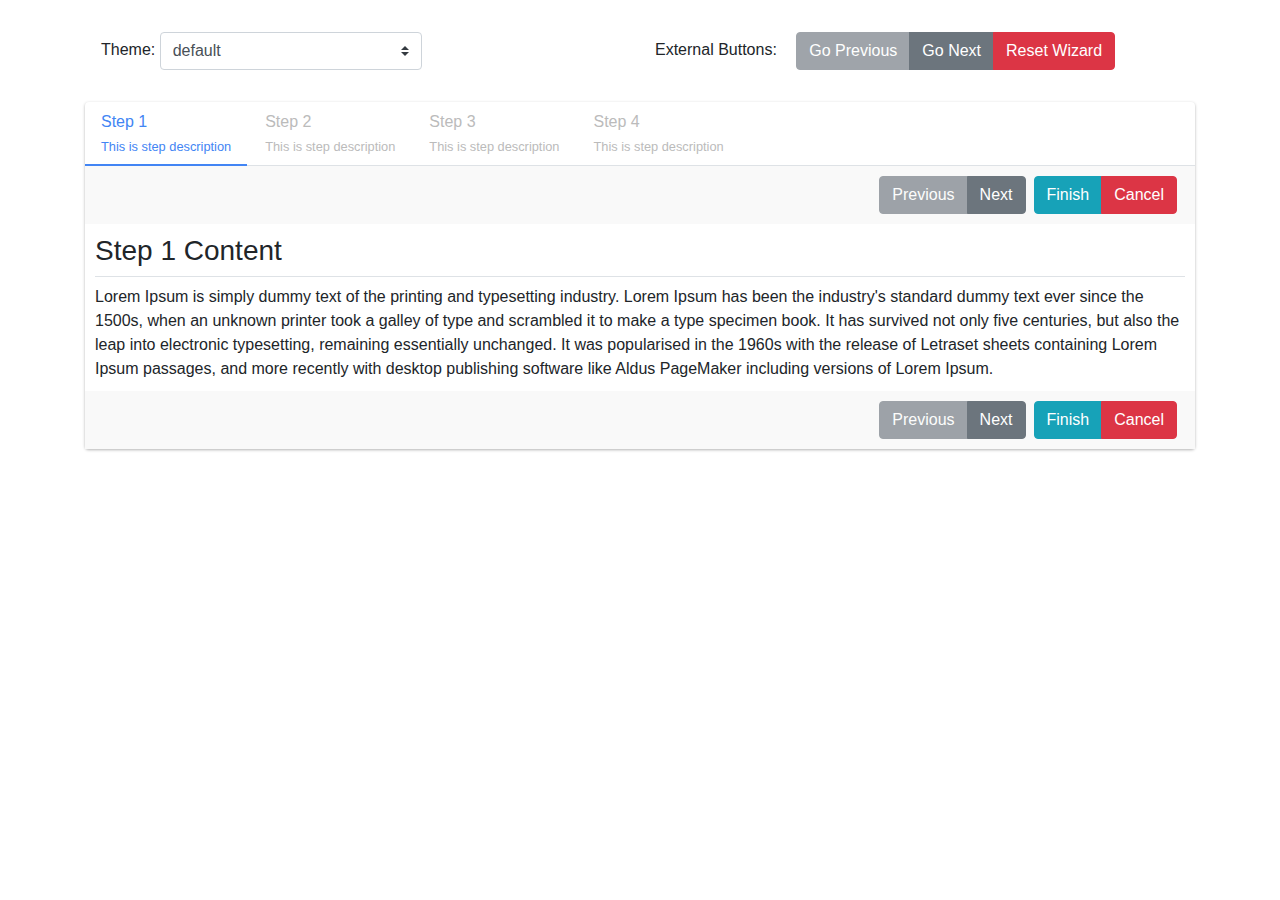
<file: plugin/arrow/examples/index.html>
<!doctype html>
<html lang="en">
<head>
    <title>Smart Wizard - a JavaScript jQuery Step Wizard plugin</title>
    <meta charset="UTF-8">
    <meta name="viewport" content="width=device-width, initial-scale=1, shrink-to-fit=no">

    <!-- Include Bootstrap CSS -->
    <link rel="stylesheet" href="https://maxcdn.bootstrapcdn.com/bootstrap/4.0.0/css/bootstrap.min.css" integrity="sha384-Gn5384xqQ1aoWXA+058RXPxPg6fy4IWvTNh0E263XmFcJlSAwiGgFAW/dAiS6JXm" crossorigin="anonymous">

    <!-- Include SmartWizard CSS -->
    <link href="../dist/css/smart_wizard.css" rel="stylesheet" type="text/css" />

    <!-- Optional SmartWizard theme -->
    <link href="../dist/css/smart_wizard_theme_circles.css" rel="stylesheet" type="text/css" />
    <link href="../dist/css/smart_wizard_theme_arrows.css" rel="stylesheet" type="text/css" />
    <link href="../dist/css/smart_wizard_theme_dots.css" rel="stylesheet" type="text/css" />
</head>
<body>
    <div class="container">
        <!-- External toolbar sample -->
        <div class="row d-flex align-items-center p-3 my-3 text-white-50">
            <div class="col-12 col-lg-6 col-sm-12">
              <label>Theme:</label>
              <select id="theme_selector" class="custom-select col-lg-6 col-sm-12">
                    <option value="default">default</option>
                    <option value="arrows">arrows</option>
                    <option value="circles">circles</option>
                    <option value="dots">dots</option>
              </select>
            </div>
            <div class="col-12 col-lg-6 col-sm-12">
              <label>External Buttons:</label>
              <div class="btn-group col-lg-6 col-sm-12" role="group">
                  <button class="btn btn-secondary" id="prev-btn" type="button">Go Previous</button>
                  <button class="btn btn-secondary" id="next-btn" type="button">Go Next</button>
                  <button class="btn btn-danger" id="reset-btn" type="button">Reset Wizard</button>
              </div>
            </div>
        </div>

        <!-- SmartWizard html -->
        <div id="smartwizard">
            <ul>
                <li><a href="#step-1">Step 1<br /><small>This is step description</small></a></li>
                <li><a href="#step-2">Step 2<br /><small>This is step description</small></a></li>
                <li><a href="#step-3">Step 3<br /><small>This is step description</small></a></li>
                <li><a href="#step-4">Step 4<br /><small>This is step description</small></a></li>
            </ul>

            <div>
                <div id="step-1" class="">
                    <h3 class="border-bottom border-gray pb-2">Step 1 Content</h3>
                    Lorem Ipsum is simply dummy text of the printing and typesetting industry. Lorem Ipsum has been the industry's standard dummy text ever since the 1500s, when an unknown printer took a galley of type and scrambled it to make a type specimen book. It has survived not only five centuries, but also the leap into electronic typesetting, remaining essentially unchanged. It was popularised in the 1960s with the release of Letraset sheets containing Lorem Ipsum passages, and more recently with desktop publishing software like Aldus PageMaker including versions of Lorem Ipsum.
                </div>
                <div id="step-2" class="">
                    <h3 class="border-bottom border-gray pb-2">Step 2 Content</h3>
                    <div>Lorem Ipsum is simply dummy text of the printing and typesetting industry. Lorem Ipsum has been the industry's standard dummy text ever since the 1500s, when an unknown printer took a galley of type and scrambled it to make a type specimen book. It has survived not only five centuries, but also the leap into electronic typesetting, remaining essentially unchanged. It was popularised in the 1960s with the release of Letraset sheets containing Lorem Ipsum passages, and more recently with desktop publishing software like Aldus PageMaker including versions of Lorem Ipsum. </div>
                </div>
                <div id="step-3" class="">
                    Lorem Ipsum is simply dummy text of the printing and typesetting industry. Lorem Ipsum has been the industry's standard dummy text ever since the 1500s, when an unknown printer took a galley of type and scrambled it to make a type specimen book. It has survived not only five centuries, but also the leap into electronic typesetting, remaining essentially unchanged. It was popularised in the 1960s with the release of Letraset sheets containing Lorem Ipsum passages, and more recently with desktop publishing software like Aldus PageMaker including versions of Lorem Ipsum.
                    Lorem Ipsum is simply dummy text of the printing and typesetting industry. Lorem Ipsum has been the industry's standard dummy text ever since the 1500s, when an unknown printer took a galley of type and scrambled it to make a type specimen book. It has survived not only five centuries, but also the leap into electronic typesetting, remaining essentially unchanged. It was popularised in the 1960s with the release of Letraset sheets containing Lorem Ipsum passages, and more recently with desktop publishing software like Aldus PageMaker including versions of Lorem Ipsum.
                    Lorem Ipsum is simply dummy text of the printing and typesetting industry. Lorem Ipsum has been the industry's standard dummy text ever since the 1500s, when an unknown printer took a galley of type and scrambled it to make a type specimen book. It has survived not only five centuries, but also the leap into electronic typesetting, remaining essentially unchanged. It was popularised in the 1960s with the release of Letraset sheets containing Lorem Ipsum passages, and more recently with desktop publishing software like Aldus PageMaker including versions of Lorem Ipsum.
                    Lorem Ipsum is simply dummy text of the printing and typesetting industry. Lorem Ipsum has been the industry's standard dummy text ever since the 1500s, when an unknown printer took a galley of type and scrambled it to make a type specimen book. It has survived not only five centuries, but also the leap into electronic typesetting, remaining essentially unchanged. It was popularised in the 1960s with the release of Letraset sheets containing Lorem Ipsum passages, and more recently with desktop publishing software like Aldus PageMaker including versions of Lorem Ipsum.
                    Lorem Ipsum is simply dummy text of the printing and typesetting industry. Lorem Ipsum has been the industry's standard dummy text ever since the 1500s, when an unknown printer took a galley of type and scrambled it to make a type specimen book. It has survived not only five centuries, but also the leap into electronic typesetting, remaining essentially unchanged. It was popularised in the 1960s with the release of Letraset sheets containing Lorem Ipsum passages, and more recently with desktop publishing software like Aldus PageMaker including versions of Lorem Ipsum.
                    Lorem Ipsum is simply dummy text of the printing and typesetting industry. Lorem Ipsum has been the industry's standard dummy text ever since the 1500s, when an unknown printer took a galley of type and scrambled it to make a type specimen book. It has survived not only five centuries, but also the leap into electronic typesetting, remaining essentially unchanged. It was popularised in the 1960s with the release of Letraset sheets containing Lorem Ipsum passages, and more recently with desktop publishing software like Aldus PageMaker including versions of Lorem Ipsum.
                </div>
                <div id="step-4" class="">
                    <h3 class="border-bottom border-gray pb-2">Step 4 Content</h3>
                    <div class="card">
                        <div class="card-header">My Details</div>
                        <div class="card-block p-0">
                          <table class="table">
                              <tbody>
                                  <tr> <th>Name:</th> <td>Tim Smith</td> </tr>
                                  <tr> <th>Email:</th> <td>example@example.com</td> </tr>
                              </tbody>
                          </table>
                        </div>
                    </div>
                </div>
            </div>
        </div>


    </div>

    <!-- Include jQuery -->
    <!-- <script src="https://ajax.googleapis.com/ajax/libs/jquery/1.11.1/jquery.min.js"></script> -->

    <script
      src="https://code.jquery.com/jquery-3.3.1.min.js"
      integrity="sha256-FgpCb/KJQlLNfOu91ta32o/NMZxltwRo8QtmkMRdAu8="
      crossorigin="anonymous"></script>

    <!-- <script src="https://code.jquery.com/jquery-3.2.1.slim.min.js" integrity="sha384-KJ3o2DKtIkvYIK3UENzmM7KCkRr/rE9/Qpg6aAZGJwFDMVNA/GpGFF93hXpG5KkN" crossorigin="anonymous"></script> -->
    <script src="https://cdnjs.cloudflare.com/ajax/libs/popper.js/1.12.9/umd/popper.min.js" integrity="sha384-ApNbgh9B+Y1QKtv3Rn7W3mgPxhU9K/ScQsAP7hUibX39j7fakFPskvXusvfa0b4Q" crossorigin="anonymous"></script>
    <script src="https://maxcdn.bootstrapcdn.com/bootstrap/4.0.0/js/bootstrap.min.js" integrity="sha384-JZR6Spejh4U02d8jOt6vLEHfe/JQGiRRSQQxSfFWpi1MquVdAyjUar5+76PVCmYl" crossorigin="anonymous"></script>

    <!-- Include SmartWizard JavaScript source -->
    <script type="text/javascript" src="../dist/js/jquery.smartWizard.min.js"></script>

    <script type="text/javascript">
        $(document).ready(function(){

            // Step show event
            $("#smartwizard").on("showStep", function(e, anchorObject, stepNumber, stepDirection, stepPosition) {
               //alert("You are on step "+stepNumber+" now");
               if(stepPosition === 'first'){
                   $("#prev-btn").addClass('disabled');
               }else if(stepPosition === 'final'){
                   $("#next-btn").addClass('disabled');
               }else{
                   $("#prev-btn").removeClass('disabled');
                   $("#next-btn").removeClass('disabled');
               }
            });

            // Toolbar extra buttons
            var btnFinish = $('<button></button>').text('Finish')
                                             .addClass('btn btn-info')
                                             .on('click', function(){ alert('Finish Clicked'); });
            var btnCancel = $('<button></button>').text('Cancel')
                                             .addClass('btn btn-danger')
                                             .on('click', function(){ $('#smartwizard').smartWizard("reset"); });


            // Smart Wizard
            $('#smartwizard').smartWizard({
                    selected: 0,
                    theme: 'default',
                    transitionEffect:'fade',
                    showStepURLhash: true,
                    toolbarSettings: {toolbarPosition: 'both',
                                      toolbarButtonPosition: 'end',
                                      toolbarExtraButtons: [btnFinish, btnCancel]
                                    }
            });


            // External Button Events
            $("#reset-btn").on("click", function() {
                // Reset wizard
                $('#smartwizard').smartWizard("reset");
                return true;
            });

            $("#prev-btn").on("click", function() {
                // Navigate previous
                $('#smartwizard').smartWizard("prev");
                return true;
            });

            $("#next-btn").on("click", function() {
                // Navigate next
                $('#smartwizard').smartWizard("next");
                return true;
            });

            $("#theme_selector").on("change", function() {
                // Change theme
                $('#smartwizard').smartWizard("theme", $(this).val());
                return true;
            });

            // Set selected theme on page refresh
            $("#theme_selector").change();
        });
    </script>
</body>
</html>
</file>
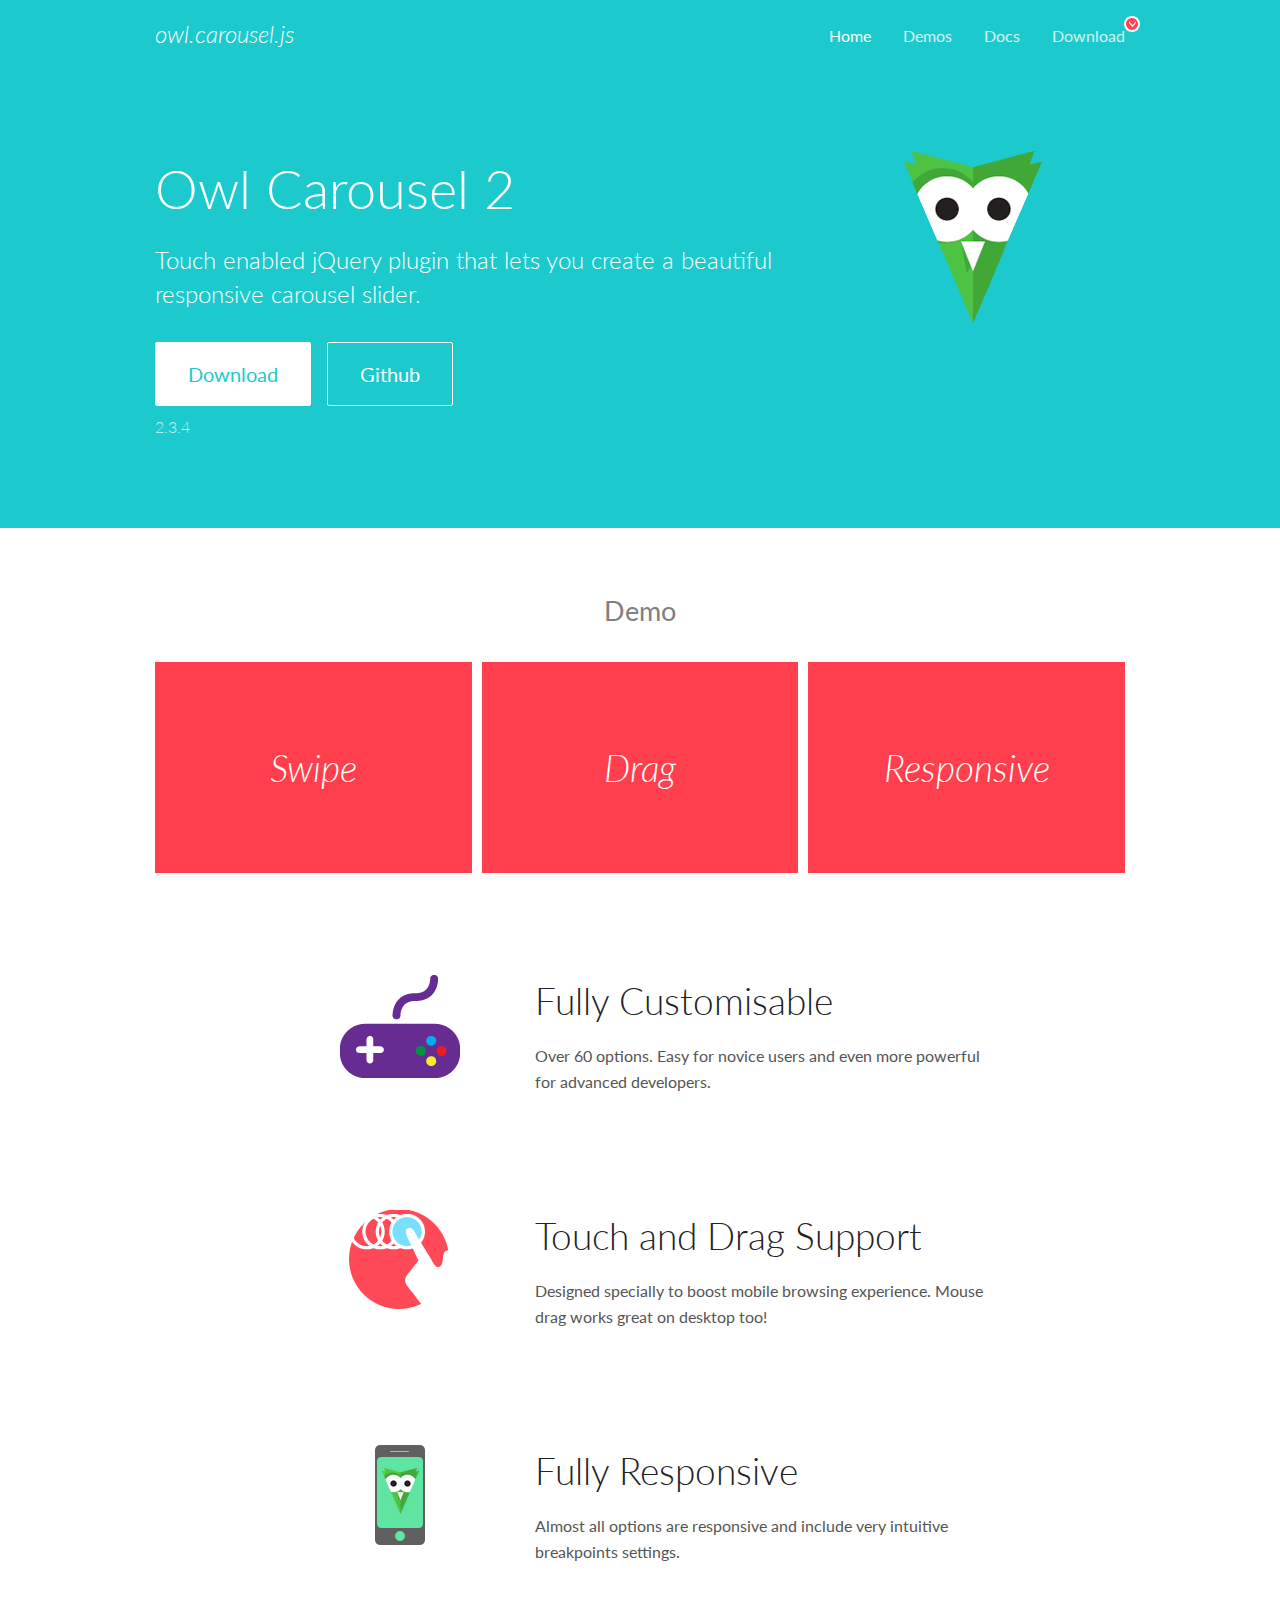
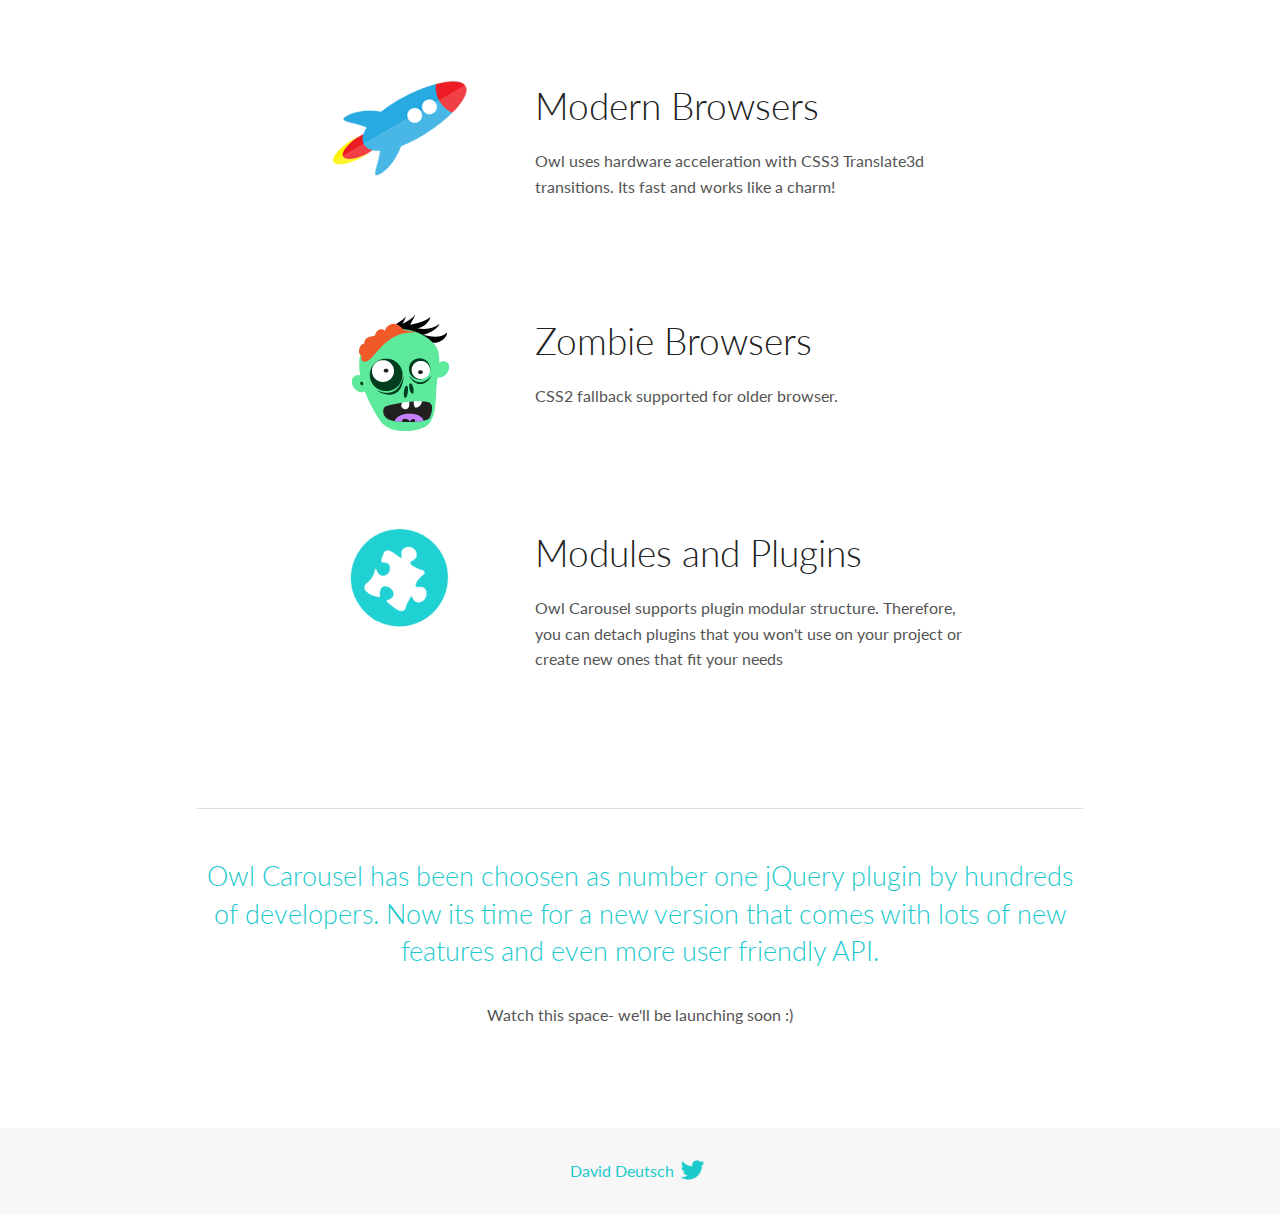
<file: plugin/drag/docs/index.html>
<!DOCTYPE html>
<html lang="en">
  <head>

    <!-- head -->
    <meta charset="utf-8">
    <meta name="msapplication-tap-highlight" content="no" />
    <meta name="viewport" content="width=device-width, initial-scale=1.0" />
    <meta name="description" content="Touch enabled jQuery plugin that lets you create beautiful responsive carousel slider.">
    <meta name="author" content="David Deutsch">
    <title>
      Home | Owl Carousel | 2.3.4
    </title>

    <!-- Stylesheets -->
    <link href='https://fonts.googleapis.com/css?family=Lato:300,400,700,400italic,300italic' rel='stylesheet' type='text/css'>
    <link rel="stylesheet" href="assets/css/docs.theme.min.css">

    <!-- Owl Stylesheets -->
    <link rel="stylesheet" href="assets/owlcarousel/assets/owl.carousel.min.css">
    <link rel="stylesheet" href="assets/owlcarousel/assets/owl.theme.default.min.css">

    <!-- HTML5 shim and Respond.js IE8 support of HTML5 elements and media queries -->

    <!--[if lt IE 9]>
      <script src="https://oss.maxcdn.com/libs/html5shiv/3.7.0/html5shiv.js"></script>
      <script src="https://oss.maxcdn.com/libs/respond.js/1.3.0/respond.min.js"></script>
    <![endif]-->

    <!-- Favicons -->
    <link rel="apple-touch-icon-precomposed" sizes="144x144" href="assets/ico/apple-touch-icon-144-precomposed.png">
    <link rel="shortcut icon" href="assets/ico/favicon.png">
    <link rel="shortcut icon" href="favicon.ico">

    <!-- Yeah i know js should not be in header. Its required for demos.-->

    <!-- javascript -->
    <script src="assets/vendors/jquery.min.js"></script>
    <script src="assets/owlcarousel/owl.carousel.js"></script>
  </head>
  <body>

    <!-- header -->
    <header class="header">
      <div class="row">
        <div class="large-12 columns">
          <div class="brand left">
            <h3>
              <a href="/OwlCarousel2/">owl.carousel.js</a> 
            </h3>
          </div>
          <a id="toggle-nav" class="right">
            <span></span> <span></span> <span></span> 
          </a> 
          <div class="nav-bar">
            <ul class="clearfix">
              <li class="active">
                <a href="/OwlCarousel2/index.html">Home</a> 
              </li>
              <li> <a href="/OwlCarousel2/demos/demos.html">Demos</a>  </li>
              <li> <a href="/OwlCarousel2/docs/started-welcome.html">Docs</a>  </li>
              <li>
                <a href="https://github.com/OwlCarousel2/OwlCarousel2/archive/2.3.4.zip">Download</a> 
                <span class="download"></span> 
              </li>
            </ul>
          </div>
        </div>
      </div>
    </header>

    <!-- home panel -->
    <section id="hero">
      <div class="row">
        <div class="large-8 medium-8 columns">
          <h1>Owl Carousel 2</h1>
          <h4>Touch enabled jQuery plugin that lets you create a beautiful responsive carousel slider.</h4>
          <a href="https://github.com/OwlCarousel2/OwlCarousel2/archive/2.3.4.zip" class="hero-button">Download</a> 
          <a href="https://github.com/OwlCarousel2/OwlCarousel2" class="hero-button outline">Github</a> 
          <p>2.3.4</p>
        </div>
        <div class="large-4 medium-4 columns">
          <img class="owl-logo" src="assets/img/owl-logo.png" alt="mr. Owl">
        </div>
      </div>
    </section>

    <!-- body -->
    <div class="home-demo">
      <div class="row">
        <div class="large-12 columns">
          <h3>Demo</h3>
          <div class="owl-carousel">
            <div class="item">
              <h2>Swipe</h2>
            </div>
            <div class="item">
              <h2>Drag</h2>
            </div>
            <div class="item">
              <h2>Responsive</h2>
            </div>
            <div class="item">
              <h2>CSS3</h2>
            </div>
            <div class="item">
              <h2>Fast</h2>
            </div>
            <div class="item">
              <h2>Easy</h2>
            </div>
            <div class="item">
              <h2>Free</h2>
            </div>
            <div class="item">
              <h2>Upgradable</h2>
            </div>
            <div class="item">
              <h2>Tons of options</h2>
            </div>
            <div class="item">
              <h2>Infinity</h2>
            </div>
            <div class="item">
              <h2>Auto Width</h2>
            </div>
          </div>
        </div>
      </div>
    </div>
    <script>
      var owl = $('.owl-carousel');
      owl.owlCarousel({
        margin: 10,
        loop: true,
        responsive: {
          0: {
            items: 1
          },
          600: {
            items: 2
          },
          1000: {
            items: 3
          }
        }
      })
    </script>

    <!-- features -->
    <div id="features">
      <div class="row">
        <div class="small-12 medium-9 small-centered columns">
          <section class="row feature">
            <div class="medium-4 small-12 columns">
              <img src="assets/img/feature-options.png" alt="">
            </div>
            <div class="medium-8 small-12 columns">
              <h2>Fully Customisable</h2>
              <p>Over 60 options. Easy for novice users and even more powerful for advanced developers.</p>
            </div>
          </section>
          <section class="row feature">
            <div class="medium-4 small-12 columns">
              <img src="assets/img/feature-drag.png" alt="">
            </div>
            <div class="medium-8 small-12 columns">
              <h2>Touch and Drag Support</h2>
              <p>Designed specially to boost mobile browsing experience. Mouse drag works great on desktop too!</p>
            </div>
          </section>
          <section class="row feature">
            <div class="medium-4 small-12 columns">
              <img src="assets/img/feature-responsive.png" alt="">
            </div>
            <div class="medium-8 small-12 columns">
              <h2>Fully Responsive</h2>
              <p>Almost all options are responsive and include very intuitive breakpoints settings.</p>
            </div>
          </section>
          <section class="row feature">
            <div class="medium-4 small-12 columns">
              <img src="assets/img/feature-modern.png" alt="">
            </div>
            <div class="medium-8 small-12 columns">
              <h2>Modern Browsers</h2>
              <p>Owl uses hardware acceleration with CSS3 Translate3d transitions. Its fast and works like a charm! </p>
            </div>
          </section>
          <section class="row feature">
            <div class="medium-4 small-12 columns">
              <img src="assets/img/feature-zombie.png" alt="">
            </div>
            <div class="medium-8 small-12 columns">
              <h2>Zombie Browsers</h2>
              <p>CSS2 fallback supported for older browser.</p>
            </div>
          </section>
          <section class="row feature">
            <div class="medium-4 small-12 columns">
              <img src="assets/img/feature-module.png" alt="">
            </div>
            <div class="medium-8 small-12 columns">
              <h2>Modules and Plugins</h2>
              <p>Owl Carousel supports plugin modular structure. Therefore, you can detach plugins that you won&#x27;t use on your project or create new ones that fit your needs</p>
            </div>
          </section>
        </div>
      </div>
    </div>

    <!-- footer -->
    <section id="teaser-text">
      <div class="row">
        <div class="small-12 medium-11 small-centered columns">
          <hr>
          <h3 id="owl-carousel-has-been-choosen-as-number-one-jquery-plugin-by-hundreds-of-developers-now-its-time-for-a-new-version-that-comes-with-lots-of-new-features-and-even-more-user-friendly-api-">Owl Carousel has been choosen as number one jQuery plugin by hundreds of developers. Now its time for a new version that comes with lots of new features and even more user friendly API.</h3>
          <p>Watch this space- we&#39;ll be launching soon :)</p>
        </div>
      </div>
    </section>

    <!-- footer -->
    <footer class="footer">
      <div class="row">
        <div class="large-12 columns">
          <h5>
            <a href="/OwlCarousel2/docs/support-contact.html">David Deutsch</a> 
            <a id="custom-tweet-button" href="https://twitter.com/share?url=https://github.com/OwlCarousel2/OwlCarousel2&text=Owl Carousel - This is so awesome! " target="_blank"></a> 
          </h5>
        </div>
      </div>
    </footer>

    <!-- vendors -->
    <script src="assets/vendors/highlight.js"></script>
    <script src="assets/js/app.js"></script>
  </body>
</html>
</file>
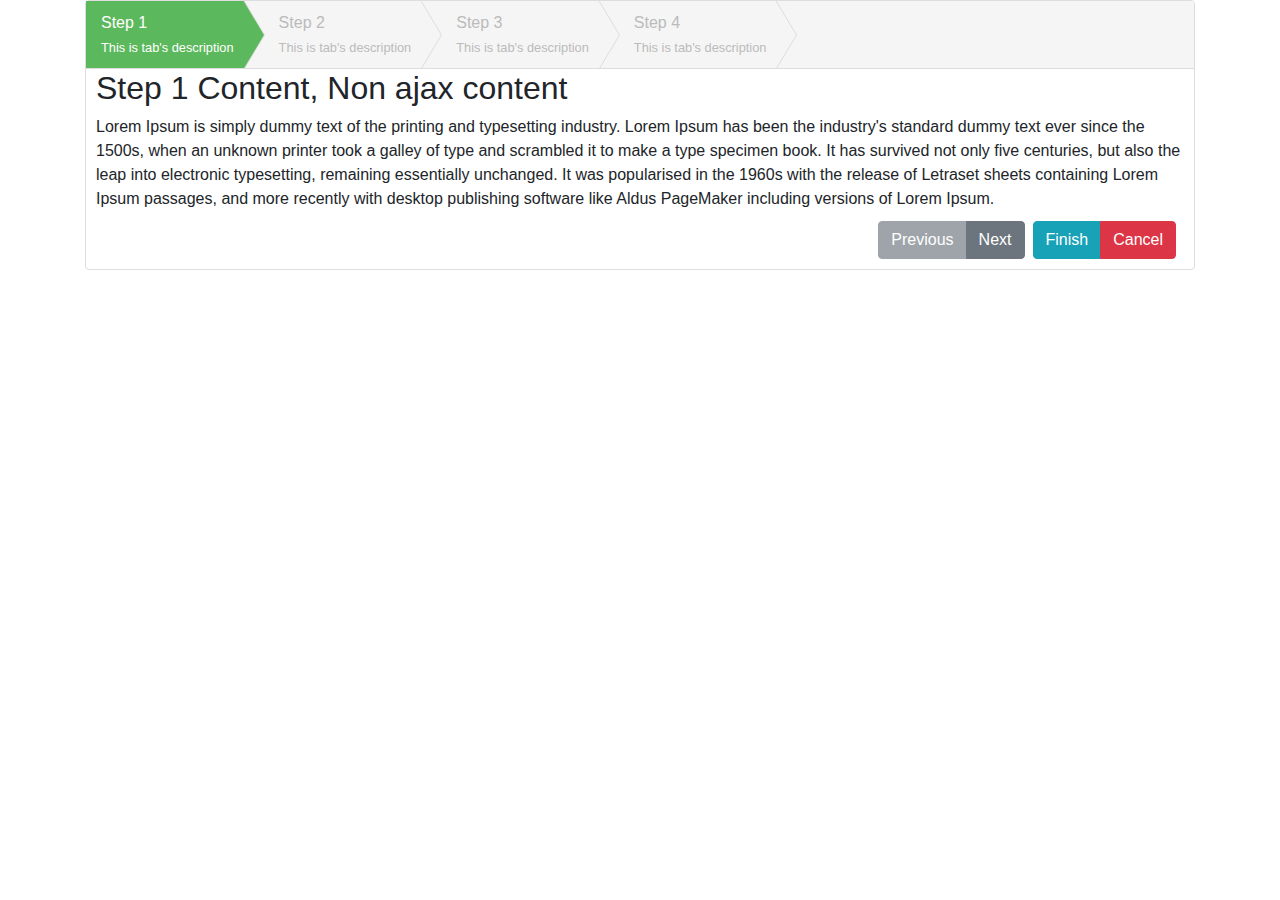
<file: plugin/arrow/examples/smartwizard-ajax.html>
<!doctype html>
<html lang="en">
<head>
    <title>Smart Wizard - a JavaScript jQuery Step Wizard plugin</title>
    <meta charset="UTF-8">
    <meta name="viewport" content="width=device-width, initial-scale=1, shrink-to-fit=no">

    <!-- Include Bootstrap CSS -->
    <link rel="stylesheet" href="https://maxcdn.bootstrapcdn.com/bootstrap/4.0.0/css/bootstrap.min.css" integrity="sha384-Gn5384xqQ1aoWXA+058RXPxPg6fy4IWvTNh0E263XmFcJlSAwiGgFAW/dAiS6JXm" crossorigin="anonymous">

    <!-- Include SmartWizard CSS -->
    <link href="../dist/css/smart_wizard.css" rel="stylesheet" type="text/css" />

    <!-- Optional SmartWizard theme -->
    <link href="../dist/css/smart_wizard_theme_circles.css" rel="stylesheet" type="text/css" />
    <link href="../dist/css/smart_wizard_theme_arrows.css" rel="stylesheet" type="text/css" />
    <link href="../dist/css/smart_wizard_theme_dots.css" rel="stylesheet" type="text/css" />
</head>
<body>
    <div class="container">

        <!-- SmartWizard html -->
        <div id="smartwizard">
            <ul>
                <li><a href="#step-1">Step 1<br /><small>This is tab's description</small></a></li>
                <li><a href="#step-2" data-content-url="./ajaxtest.php">Step 2<br /><small>This is tab's description</small></a></li>
                <li><a href="#step-3">Step 3<br /><small>This is tab's description</small></a></li>
                <li><a href="#step-4" data-content-url="./ajaxtest.php">Step 4<br /><small>This is tab's description</small></a></li>
            </ul>

            <div>
                <div id="step-1" class="">
                    <h2>Step 1 Content, Non ajax content</h2>
                    Lorem Ipsum is simply dummy text of the printing and typesetting industry. Lorem Ipsum has been the industry's standard dummy text ever since the 1500s, when an unknown printer took a galley of type and scrambled it to make a type specimen book. It has survived not only five centuries, but also the leap into electronic typesetting, remaining essentially unchanged. It was popularised in the 1960s with the release of Letraset sheets containing Lorem Ipsum passages, and more recently with desktop publishing software like Aldus PageMaker including versions of Lorem Ipsum.
                </div>
                <div id="step-2" class="">
                    <h2>Step 2 Content, Non ajax content</h2>
                    <div>Hello This is a div</div>
                </div>
                <div id="step-3" class="">
                    <h2>Step 3 Content, Non ajax content</h2>
                    Lorem Ipsum is simply dummy text of the printing and typesetting industry. Lorem Ipsum has been the industry's standard dummy text ever since the 1500s, when an unknown printer took a galley of type and scrambled it to make a type specimen book. It has survived not only five centuries, but also the leap into electronic typesetting, remaining essentially unchanged. It was popularised in the 1960s with the release of Letraset sheets containing Lorem Ipsum passages, and more recently with desktop publishing software like Aldus PageMaker including versions of Lorem Ipsum.
                    Lorem Ipsum is simply dummy text of the printing and typesetting industry. Lorem Ipsum has been the industry's standard dummy text ever since the 1500s, when an unknown printer took a galley of type and scrambled it to make a type specimen book. It has survived not only five centuries, but also the leap into electronic typesetting, remaining essentially unchanged. It was popularised in the 1960s with the release of Letraset sheets containing Lorem Ipsum passages, and more recently with desktop publishing software like Aldus PageMaker including versions of Lorem Ipsum.
                    Lorem Ipsum is simply dummy text of the printing and typesetting industry. Lorem Ipsum has been the industry's standard dummy text ever since the 1500s, when an unknown printer took a galley of type and scrambled it to make a type specimen book. It has survived not only five centuries, but also the leap into electronic typesetting, remaining essentially unchanged. It was popularised in the 1960s with the release of Letraset sheets containing Lorem Ipsum passages, and more recently with desktop publishing software like Aldus PageMaker including versions of Lorem Ipsum.
                    Lorem Ipsum is simply dummy text of the printing and typesetting industry. Lorem Ipsum has been the industry's standard dummy text ever since the 1500s, when an unknown printer took a galley of type and scrambled it to make a type specimen book. It has survived not only five centuries, but also the leap into electronic typesetting, remaining essentially unchanged. It was popularised in the 1960s with the release of Letraset sheets containing Lorem Ipsum passages, and more recently with desktop publishing software like Aldus PageMaker including versions of Lorem Ipsum.
                    Lorem Ipsum is simply dummy text of the printing and typesetting industry. Lorem Ipsum has been the industry's standard dummy text ever since the 1500s, when an unknown printer took a galley of type and scrambled it to make a type specimen book. It has survived not only five centuries, but also the leap into electronic typesetting, remaining essentially unchanged. It was popularised in the 1960s with the release of Letraset sheets containing Lorem Ipsum passages, and more recently with desktop publishing software like Aldus PageMaker including versions of Lorem Ipsum.
                    Lorem Ipsum is simply dummy text of the printing and typesetting industry. Lorem Ipsum has been the industry's standard dummy text ever since the 1500s, when an unknown printer took a galley of type and scrambled it to make a type specimen book. It has survived not only five centuries, but also the leap into electronic typesetting, remaining essentially unchanged. It was popularised in the 1960s with the release of Letraset sheets containing Lorem Ipsum passages, and more recently with desktop publishing software like Aldus PageMaker including versions of Lorem Ipsum.
                </div>
                <div id="step-4" class="">
                    <h2>Step 4 Content, Non ajax content</h2>
                    <div class="card">
                        <div class="card-header">My Details</div>
                        <div class="card-block p-0">
                          <table class="table">
                              <tbody>
                                  <tr> <th>Name:</th> <td>Tim Smith</td> </tr>
                                  <tr> <th>Email:</th> <td>example@example.com</td> </tr>
                              </tbody>
                          </table>
                        </div>
                    </div>
                </div>
            </div>
        </div>


    </div>

    <!-- Include jQuery -->
    <script src="https://ajax.googleapis.com/ajax/libs/jquery/1.11.1/jquery.min.js"></script>

    <!-- Include SmartWizard JavaScript source -->
    <script type="text/javascript" src="../dist/js/jquery.smartWizard.min.js"></script>

    <script type="text/javascript">
        $(document).ready(function(){

            // Toolbar extra buttons
            var btnFinish = $('<button></button>').text('Finish')
                                             .addClass('btn btn-info')
                                             .on('click', function(){ alert('Finish Clicked'); });
            var btnCancel = $('<button></button>').text('Cancel')
                                             .addClass('btn btn-danger')
                                             .on('click', function(){ $('#smartwizard').smartWizard("reset"); });

            // Smart Wizard
            $('#smartwizard').smartWizard({
                    selected: 0,
                    theme: 'arrows',
                    transitionEffect:'fade',
                    toolbarSettings: {toolbarPosition: 'bottom',
                                      toolbarExtraButtons: [btnFinish, btnCancel]
                                    }
                 });
        });
    </script>
</body>
</html>
</file>
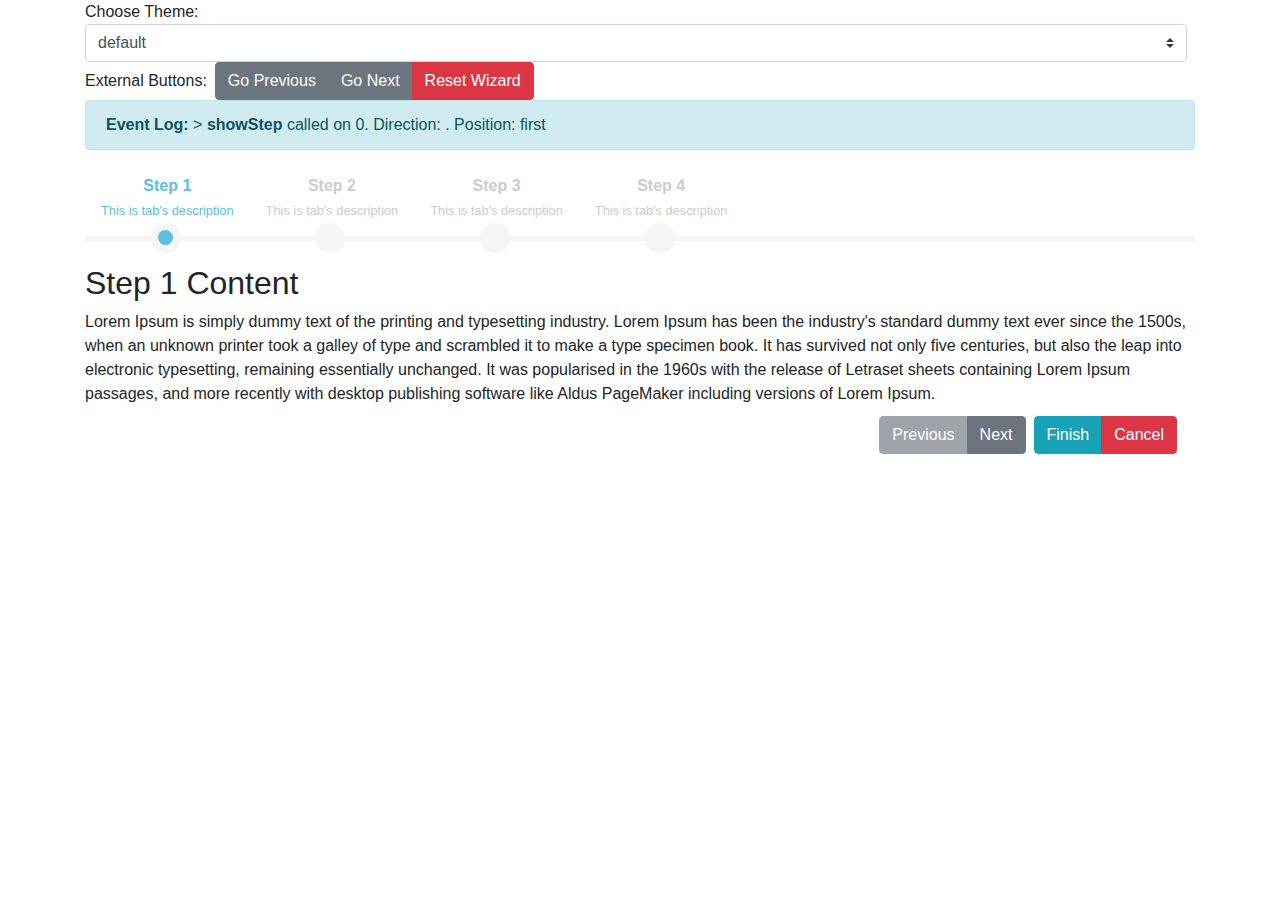
<file: plugin/arrow/examples/smartwizard-events.html>
<!doctype html>
<html lang="en">
<head>
    <title>Smart Wizard - a JavaScript jQuery Step Wizard plugin</title>
    <meta charset="UTF-8">
    <meta name="viewport" content="width=device-width, initial-scale=1, shrink-to-fit=no">

    <!-- Include Bootstrap CSS -->
    <link rel="stylesheet" href="https://maxcdn.bootstrapcdn.com/bootstrap/4.0.0/css/bootstrap.min.css" integrity="sha384-Gn5384xqQ1aoWXA+058RXPxPg6fy4IWvTNh0E263XmFcJlSAwiGgFAW/dAiS6JXm" crossorigin="anonymous">

    <!-- Include SmartWizard CSS -->
    <link href="../dist/css/smart_wizard.css" rel="stylesheet" type="text/css" />

    <!-- Optional SmartWizard theme -->
    <link href="../dist/css/smart_wizard_theme_circles.css" rel="stylesheet" type="text/css" />
    <link href="../dist/css/smart_wizard_theme_arrows.css" rel="stylesheet" type="text/css" />
    <link href="../dist/css/smart_wizard_theme_dots.css" rel="stylesheet" type="text/css" />
</head>
<body>
    <div class="container">

      <form class="form-inline">
          <label class="mr-sm-2">Choose Theme:</label>
          <select id="theme_selector" class="custom-select mb-2 mr-sm-2 mb-sm-0">
                <option value="default">default</option>
                <option value="arrows">arrows</option>
                <option value="circles">circles</option>
                <option value="dots">dots</option>
          </select>

          <label class="mr-sm-2">External Buttons:</label>
          <div class="btn-group" role="group">
              <button class="btn btn-secondary" id="prev-btn" type="button">Go Previous</button>
              <button class="btn btn-secondary" id="next-btn" type="button">Go Next</button>
              <button class="btn btn-danger" id="reset-btn" type="button">Reset Wizard</button>
          </div>
      </form>
        <div class="alert alert-info" role="alert" id="message-box"><strong>Event Log:</strong></div>

        <!-- SmartWizard html -->
        <div id="smartwizard">
            <ul>
                <li><a href="#step-1">Step 1<br /><small>This is tab's description</small></a></li>
                <li><a href="#step-2">Step 2<br /><small>This is tab's description</small></a></li>
                <li><a href="#step-3">Step 3<br /><small>This is tab's description</small></a></li>
                <li><a href="#step-4">Step 4<br /><small>This is tab's description</small></a></li>
            </ul>

            <div>
                <div id="step-1" class="">
                    <h2>Step 1 Content</h2>
                    Lorem Ipsum is simply dummy text of the printing and typesetting industry. Lorem Ipsum has been the industry's standard dummy text ever since the 1500s, when an unknown printer took a galley of type and scrambled it to make a type specimen book. It has survived not only five centuries, but also the leap into electronic typesetting, remaining essentially unchanged. It was popularised in the 1960s with the release of Letraset sheets containing Lorem Ipsum passages, and more recently with desktop publishing software like Aldus PageMaker including versions of Lorem Ipsum.
                </div>
                <div id="step-2" class="">
                    <h2>Step 2 Content</h2>
                    <div>Hello This is a div</div>
                </div>
                <div id="step-3" class="">
                    Lorem Ipsum is simply dummy text of the printing and typesetting industry. Lorem Ipsum has been the industry's standard dummy text ever since the 1500s, when an unknown printer took a galley of type and scrambled it to make a type specimen book. It has survived not only five centuries, but also the leap into electronic typesetting, remaining essentially unchanged. It was popularised in the 1960s with the release of Letraset sheets containing Lorem Ipsum passages, and more recently with desktop publishing software like Aldus PageMaker including versions of Lorem Ipsum.
                    Lorem Ipsum is simply dummy text of the printing and typesetting industry. Lorem Ipsum has been the industry's standard dummy text ever since the 1500s, when an unknown printer took a galley of type and scrambled it to make a type specimen book. It has survived not only five centuries, but also the leap into electronic typesetting, remaining essentially unchanged. It was popularised in the 1960s with the release of Letraset sheets containing Lorem Ipsum passages, and more recently with desktop publishing software like Aldus PageMaker including versions of Lorem Ipsum.
                    Lorem Ipsum is simply dummy text of the printing and typesetting industry. Lorem Ipsum has been the industry's standard dummy text ever since the 1500s, when an unknown printer took a galley of type and scrambled it to make a type specimen book. It has survived not only five centuries, but also the leap into electronic typesetting, remaining essentially unchanged. It was popularised in the 1960s with the release of Letraset sheets containing Lorem Ipsum passages, and more recently with desktop publishing software like Aldus PageMaker including versions of Lorem Ipsum.
                    Lorem Ipsum is simply dummy text of the printing and typesetting industry. Lorem Ipsum has been the industry's standard dummy text ever since the 1500s, when an unknown printer took a galley of type and scrambled it to make a type specimen book. It has survived not only five centuries, but also the leap into electronic typesetting, remaining essentially unchanged. It was popularised in the 1960s with the release of Letraset sheets containing Lorem Ipsum passages, and more recently with desktop publishing software like Aldus PageMaker including versions of Lorem Ipsum.
                    Lorem Ipsum is simply dummy text of the printing and typesetting industry. Lorem Ipsum has been the industry's standard dummy text ever since the 1500s, when an unknown printer took a galley of type and scrambled it to make a type specimen book. It has survived not only five centuries, but also the leap into electronic typesetting, remaining essentially unchanged. It was popularised in the 1960s with the release of Letraset sheets containing Lorem Ipsum passages, and more recently with desktop publishing software like Aldus PageMaker including versions of Lorem Ipsum.
                    Lorem Ipsum is simply dummy text of the printing and typesetting industry. Lorem Ipsum has been the industry's standard dummy text ever since the 1500s, when an unknown printer took a galley of type and scrambled it to make a type specimen book. It has survived not only five centuries, but also the leap into electronic typesetting, remaining essentially unchanged. It was popularised in the 1960s with the release of Letraset sheets containing Lorem Ipsum passages, and more recently with desktop publishing software like Aldus PageMaker including versions of Lorem Ipsum.
                </div>
                <div id="step-4" class="">
                    <h2>Step 4 Content</h2>
                    <div class="card">
                        <div class="card-header">My Details</div>
                        <div class="card-block p-0">
                          <table class="table">
                              <tbody>
                                  <tr> <th>Name:</th> <td>Tim Smith</td> </tr>
                                  <tr> <th>Email:</th> <td>example@example.com</td> </tr>
                              </tbody>
                          </table>
                        </div>
                    </div>
                </div>
            </div>
        </div>


    </div>

    <!-- Include jQuery -->
    <script src="https://ajax.googleapis.com/ajax/libs/jquery/1.11.1/jquery.min.js"></script>

    <!-- Include SmartWizard JavaScript source -->
    <script type="text/javascript" src="../dist/js/jquery.smartWizard.min.js"></script>

    <script type="text/javascript">
        $(document).ready(function(){

            // Smart Wizard events
            $("#smartwizard").on("leaveStep", function(e, anchorObject, stepNumber, stepDirection) {
                $("#message-box").append("<br /> > <strong>leaveStep</strong> called on " + stepNumber + ". Direction: " + stepDirection);
                var res = confirm("Do you want to leave the step "+stepNumber+"?");
                if(!res){
                    $("#message-box").append(" <strong>leaveStep</strong> Cancelled");
                }else{
                    $("#message-box").append(" <strong>leaveStep</strong> Allowed");
                }
                return res;
            });

            // This event should initialize before initializing smartWizard
            // Otherwise this event wont load on first page load
            $("#smartwizard").on("showStep", function(e, anchorObject, stepNumber, stepDirection, stepPosition) {
                $("#message-box").append(" > <strong>showStep</strong> called on " + stepNumber + ". Direction: " + stepDirection+ ". Position: " + stepPosition);
            });

            $("#smartwizard").on("beginReset", function(e) {
                $("#message-box").append("<br /> > <strong>beginReset</strong> called");
            });

            $("#smartwizard").on("endReset", function(e) {
                $("#message-box").append(" > <strong>endReset</strong> called");
            });

            $("#smartwizard").on("themeChanged", function(e, theme) {
                $("#message-box").append("<br /> > <strong>themeChanged</strong> called. New theme: " + theme);
            });

            // Toolbar extra buttons
            var btnFinish = $('<button></button>').text('Finish')
                                             .addClass('btn btn-info')
                                             .on('click', function(){ alert('Finish Clicked'); });
            var btnCancel = $('<button></button>').text('Cancel')
                                             .addClass('btn btn-danger')
                                             .on('click', function(){ $('#smartwizard').smartWizard("reset"); });

            // Smart Wizard initialize
            $('#smartwizard').smartWizard({
                    selected: 0,
                    theme: 'dots',
                    transitionEffect:'fade',
                    toolbarSettings: {toolbarPosition: 'bottom',
                                      toolbarExtraButtons: [btnFinish, btnCancel]
                                    }
                 });

            // External Button Events
            $("#reset-btn").on("click", function() {
                // Reset wizard
                $('#smartwizard').smartWizard("reset");
                return true;
            });

            $("#prev-btn").on("click", function() {
                // Navigate previous
                $('#smartwizard').smartWizard("prev");
                return true;
            });

            $("#next-btn").on("click", function() {
                // Navigate next
                $('#smartwizard').smartWizard("next");
                return true;
            });

            $("#theme_selector").on("change", function() {
                // Change theme
                $('#smartwizard').smartWizard("theme", $(this).val());
                return true;
            });

        });
    </script>
</body>
</html>
</file>
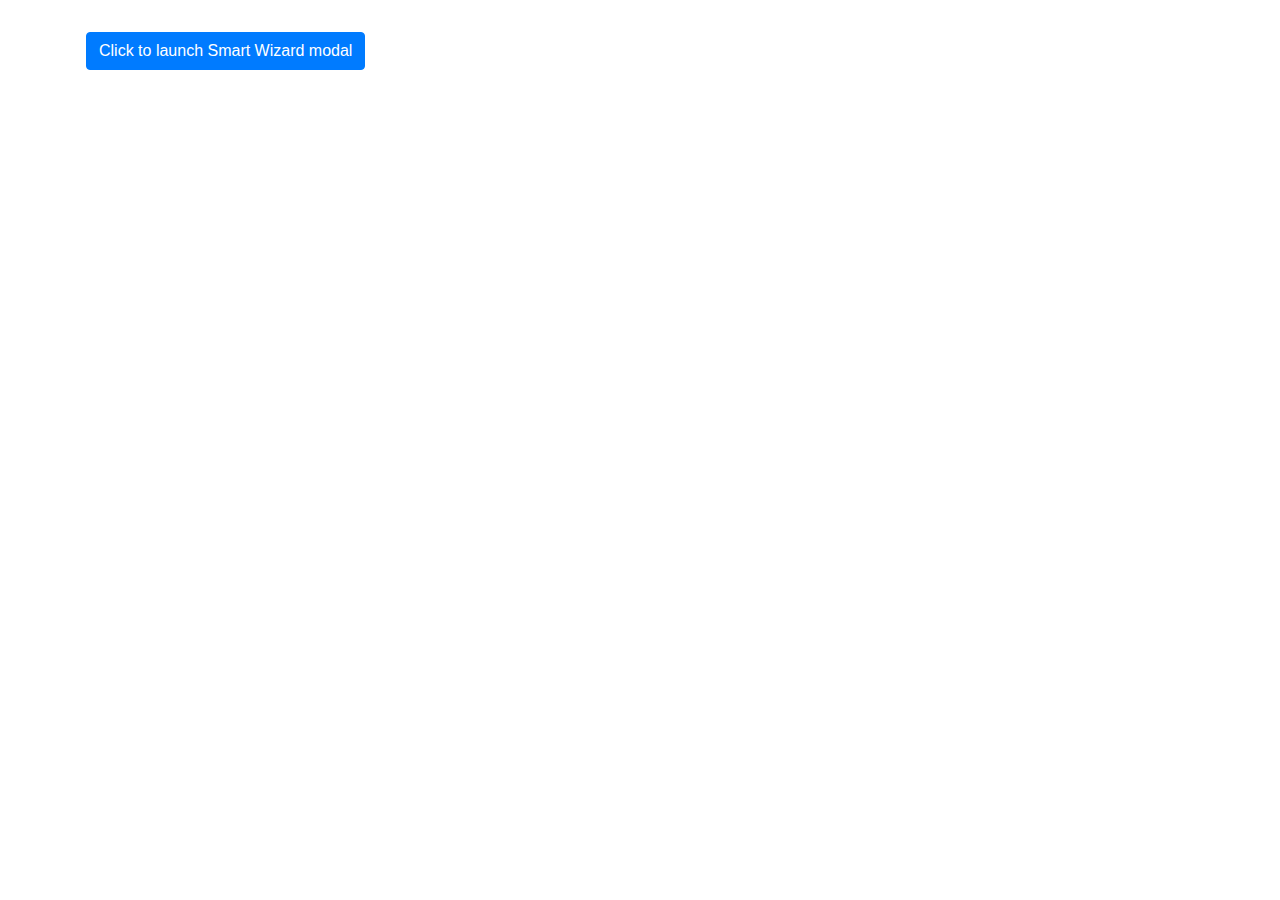
<file: plugin/arrow/examples/smartwizard-modal.html>
<!doctype html>
<html lang="en">
<head>
    <title>Smart Wizard - a JavaScript jQuery Step Wizard plugin</title>
    <meta charset="UTF-8">
    <meta name="viewport" content="width=device-width, initial-scale=1, shrink-to-fit=no">

    <!-- Include Bootstrap CSS -->
    <link rel="stylesheet" href="https://maxcdn.bootstrapcdn.com/bootstrap/4.0.0/css/bootstrap.min.css" integrity="sha384-Gn5384xqQ1aoWXA+058RXPxPg6fy4IWvTNh0E263XmFcJlSAwiGgFAW/dAiS6JXm" crossorigin="anonymous">

    <!-- Include SmartWizard CSS -->
    <link href="../dist/css/smart_wizard.css" rel="stylesheet" type="text/css" />

    <!-- Optional SmartWizard theme -->
    <link href="../dist/css/smart_wizard_theme_circles.css" rel="stylesheet" type="text/css" />
    <link href="../dist/css/smart_wizard_theme_arrows.css" rel="stylesheet" type="text/css" />
    <link href="../dist/css/smart_wizard_theme_dots.css" rel="stylesheet" type="text/css" />
</head>
<body>
    <div class="container">

      <!-- External toolbar sample -->
      <div class="row d-flex align-items-center p-3 my-3 text-white-50">
        <button type="button" class="btn btn-primary" data-toggle="modal" data-target="#exampleModal">
          Click to launch Smart Wizard modal
        </button>
      </div>

      <!-- Modal -->
      <div class="modal fade" id="exampleModal" tabindex="-1" role="dialog" aria-labelledby="exampleModalLabel" aria-hidden="true">
        <div class="modal-dialog modal-lg modal-dialog-centered" role="document">
          <div class="modal-content">
            <div class="modal-header">
              <h5 class="modal-title" id="exampleModalLabel">Smart Wizard modal</h5>
              <button type="button" class="close" data-dismiss="modal" aria-label="Close">
                <span aria-hidden="true">&times;</span>
              </button>
            </div>
            <div class="modal-body">

              <!-- Smart Wizard HTML -->
              <div id="smartwizard">
                  <ul>
                      <li><a href="#step-1">Step Title<br /><small>Step description</small></a></li>
                      <li><a href="#step-2">Step Title<br /><small>Step description</small></a></li>
                      <li><a href="#step-3">Step Title<br /><small>Step description</small></a></li>
                      <li><a href="#step-4">Step Title<br /><small>Step description</small></a></li>
                  </ul>

                  <div>
                      <div id="step-1" class="">
                          Step Content
                      </div>
                      <div id="step-2" class="">
                          Step Content
                      </div>
                      <div id="step-3" class="">
                          Step Content
                      </div>
                      <div id="step-4" class="">
                          Step Content
                      </div>
                  </div>
              </div>

            </div>
            <div class="modal-footer">
              <button type="button" class="btn btn-secondary" data-dismiss="modal">Close</button>
            </div>
          </div>
        </div>
      </div>



    </div>

    <!-- jQuery Versions -->
    <script src="https://code.jquery.com/jquery-3.3.1.min.js"></script>

    <!-- Bootstrap JavaScript -->
    <script src="https://maxcdn.bootstrapcdn.com/bootstrap/4.0.0/js/bootstrap.min.js" integrity="sha384-JZR6Spejh4U02d8jOt6vLEHfe/JQGiRRSQQxSfFWpi1MquVdAyjUar5+76PVCmYl" crossorigin="anonymous"></script>

    <!-- Include SmartWizard JavaScript source -->
    <script type="text/javascript" src="../dist/js/jquery.smartWizard.min.js"></script>

    <script type="text/javascript">
        $(document).ready(function(){

            // Step show event
            $("#smartwizard").on("showStep", function(e, anchorObject, stepNumber, stepDirection, stepPosition) {
               //alert("You are on step "+stepNumber+" now");
               if(stepPosition === 'first'){
                   $("#prev-btn").addClass('disabled');
               }else if(stepPosition === 'final'){
                   $("#next-btn").addClass('disabled');
               }else{
                   $("#prev-btn").removeClass('disabled');
                   $("#next-btn").removeClass('disabled');
               }
            });

            // Toolbar extra buttons
            var btnFinish = $('<button></button>').text('Finish')
                                             .addClass('btn btn-info')
                                             .on('click', function(){ alert('Finish Clicked'); });
            var btnCancel = $('<button></button>').text('Cancel')
                                             .addClass('btn btn-danger')
                                             .on('click', function(){ $('#smartwizard').smartWizard("reset"); });

            // Smart Wizard 1
            $('#smartwizard').smartWizard({
                    selected: 0,
                    theme: 'arrows',
                    transitionEffect:'fade',
                    showStepURLhash: false,
                    toolbarSettings: {toolbarPosition: 'both',
                                      toolbarExtraButtons: [btnFinish, btnCancel]
                                    }
            });

        });
    </script>
</body>
</html>
</file>
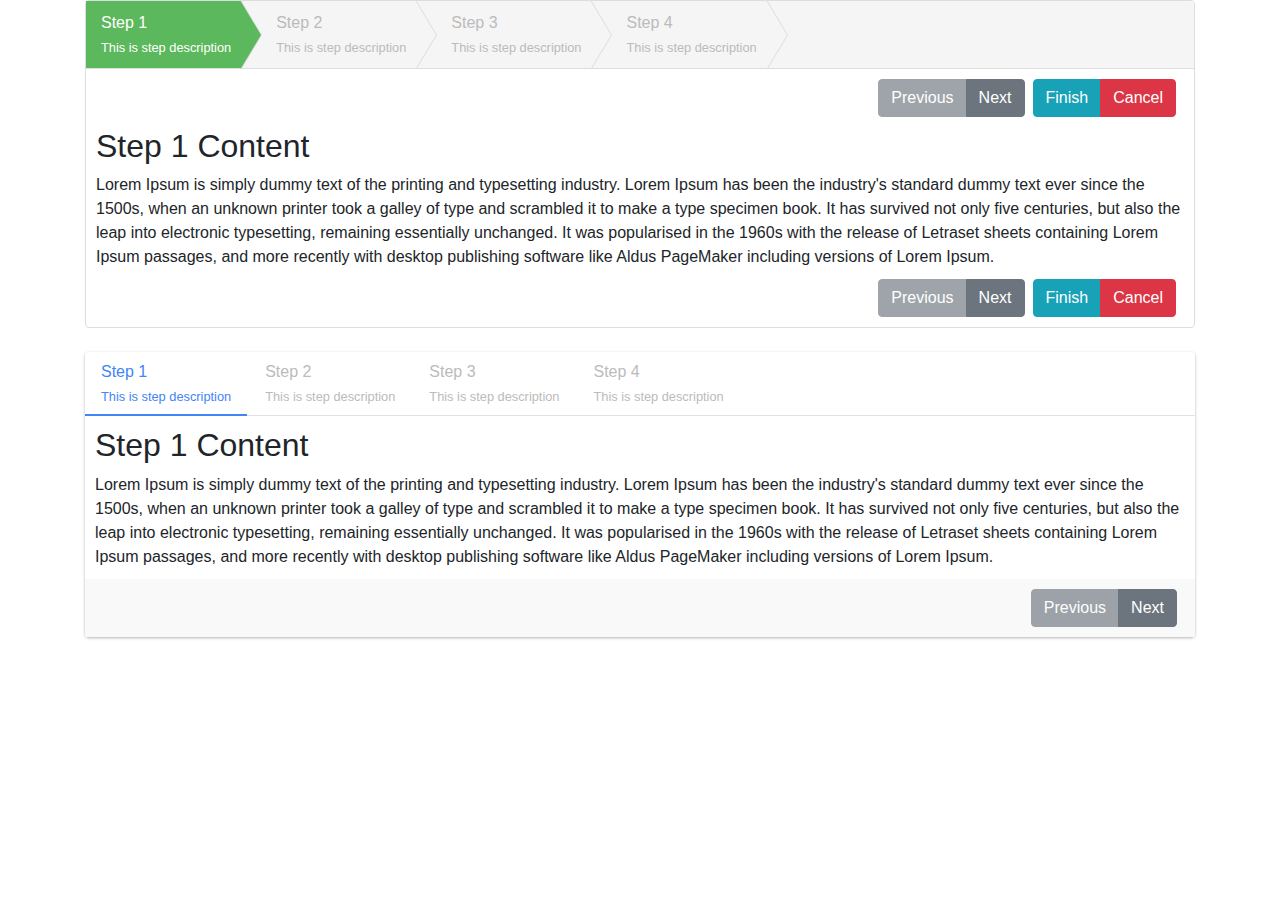
<file: plugin/arrow/examples/smartwizard-multiple.html>
<!doctype html>
<html lang="en">
<head>
    <title>Smart Wizard - a JavaScript jQuery Step Wizard plugin</title>
    <meta charset="UTF-8">
    <meta name="viewport" content="width=device-width, initial-scale=1, shrink-to-fit=no">

    <!-- Include Bootstrap CSS -->
    <link rel="stylesheet" href="https://maxcdn.bootstrapcdn.com/bootstrap/4.0.0/css/bootstrap.min.css" integrity="sha384-Gn5384xqQ1aoWXA+058RXPxPg6fy4IWvTNh0E263XmFcJlSAwiGgFAW/dAiS6JXm" crossorigin="anonymous">

    <!-- Include SmartWizard CSS -->
    <link href="../dist/css/smart_wizard.css" rel="stylesheet" type="text/css" />

    <!-- Optional SmartWizard theme -->
    <link href="../dist/css/smart_wizard_theme_circles.css" rel="stylesheet" type="text/css" />
    <link href="../dist/css/smart_wizard_theme_arrows.css" rel="stylesheet" type="text/css" />
    <link href="../dist/css/smart_wizard_theme_dots.css" rel="stylesheet" type="text/css" />
</head>
<body>
    <div class="container">

        <!-- SmartWizard 1 html -->
        <div id="smartwizard">
            <ul>
                <li><a href="#step-1">Step 1<br /><small>This is step description</small></a></li>
                <li><a href="#step-2">Step 2<br /><small>This is step description</small></a></li>
                <li><a href="#step-3">Step 3<br /><small>This is step description</small></a></li>
                <li><a href="#step-4">Step 4<br /><small>This is step description</small></a></li>
            </ul>

            <div>
                <div id="step-1" class="">
                    <h2>Step 1 Content</h2>
                    Lorem Ipsum is simply dummy text of the printing and typesetting industry. Lorem Ipsum has been the industry's standard dummy text ever since the 1500s, when an unknown printer took a galley of type and scrambled it to make a type specimen book. It has survived not only five centuries, but also the leap into electronic typesetting, remaining essentially unchanged. It was popularised in the 1960s with the release of Letraset sheets containing Lorem Ipsum passages, and more recently with desktop publishing software like Aldus PageMaker including versions of Lorem Ipsum.
                </div>
                <div id="step-2" class="">
                    <h2>Step 2 Content</h2>
                    <div>Lorem Ipsum is simply dummy text of the printing and typesetting industry. Lorem Ipsum has been the industry's standard dummy text ever since the 1500s, when an unknown printer took a galley of type and scrambled it to make a type specimen book. It has survived not only five centuries, but also the leap into electronic typesetting, remaining essentially unchanged. It was popularised in the 1960s with the release of Letraset sheets containing Lorem Ipsum passages, and more recently with desktop publishing software like Aldus PageMaker including versions of Lorem Ipsum. </div>
                </div>
                <div id="step-3" class="">
                    Lorem Ipsum is simply dummy text of the printing and typesetting industry. Lorem Ipsum has been the industry's standard dummy text ever since the 1500s, when an unknown printer took a galley of type and scrambled it to make a type specimen book. It has survived not only five centuries, but also the leap into electronic typesetting, remaining essentially unchanged. It was popularised in the 1960s with the release of Letraset sheets containing Lorem Ipsum passages, and more recently with desktop publishing software like Aldus PageMaker including versions of Lorem Ipsum.
                    Lorem Ipsum is simply dummy text of the printing and typesetting industry. Lorem Ipsum has been the industry's standard dummy text ever since the 1500s, when an unknown printer took a galley of type and scrambled it to make a type specimen book. It has survived not only five centuries, but also the leap into electronic typesetting, remaining essentially unchanged. It was popularised in the 1960s with the release of Letraset sheets containing Lorem Ipsum passages, and more recently with desktop publishing software like Aldus PageMaker including versions of Lorem Ipsum.
                    Lorem Ipsum is simply dummy text of the printing and typesetting industry. Lorem Ipsum has been the industry's standard dummy text ever since the 1500s, when an unknown printer took a galley of type and scrambled it to make a type specimen book. It has survived not only five centuries, but also the leap into electronic typesetting, remaining essentially unchanged. It was popularised in the 1960s with the release of Letraset sheets containing Lorem Ipsum passages, and more recently with desktop publishing software like Aldus PageMaker including versions of Lorem Ipsum.
                    Lorem Ipsum is simply dummy text of the printing and typesetting industry. Lorem Ipsum has been the industry's standard dummy text ever since the 1500s, when an unknown printer took a galley of type and scrambled it to make a type specimen book. It has survived not only five centuries, but also the leap into electronic typesetting, remaining essentially unchanged. It was popularised in the 1960s with the release of Letraset sheets containing Lorem Ipsum passages, and more recently with desktop publishing software like Aldus PageMaker including versions of Lorem Ipsum.
                    Lorem Ipsum is simply dummy text of the printing and typesetting industry. Lorem Ipsum has been the industry's standard dummy text ever since the 1500s, when an unknown printer took a galley of type and scrambled it to make a type specimen book. It has survived not only five centuries, but also the leap into electronic typesetting, remaining essentially unchanged. It was popularised in the 1960s with the release of Letraset sheets containing Lorem Ipsum passages, and more recently with desktop publishing software like Aldus PageMaker including versions of Lorem Ipsum.
                    Lorem Ipsum is simply dummy text of the printing and typesetting industry. Lorem Ipsum has been the industry's standard dummy text ever since the 1500s, when an unknown printer took a galley of type and scrambled it to make a type specimen book. It has survived not only five centuries, but also the leap into electronic typesetting, remaining essentially unchanged. It was popularised in the 1960s with the release of Letraset sheets containing Lorem Ipsum passages, and more recently with desktop publishing software like Aldus PageMaker including versions of Lorem Ipsum.
                </div>
                <div id="step-4" class="">
                  <h2>Step 4 Content</h2>
                  <div class="card">
                      <div class="card-header">My Details</div>
                      <div class="card-block p-0">
                        <table class="table">
                            <tbody>
                                <tr> <th>Name:</th> <td>Tim Smith</td> </tr>
                                <tr> <th>Email:</th> <td>example@example.com</td> </tr>
                            </tbody>
                        </table>
                      </div>
                  </div>
                </div>
            </div>
        </div>

        <br />

        <!-- SmartWizard 2 html -->
        <div id="smartwizard2">
            <ul>
                <li><a href="#step-1">Step 1<br /><small>This is step description</small></a></li>
                <li><a href="#step-2">Step 2<br /><small>This is step description</small></a></li>
                <li><a href="#step-3">Step 3<br /><small>This is step description</small></a></li>
                <li><a href="#step-4">Step 4<br /><small>This is step description</small></a></li>
            </ul>

            <div>
                <div id="step-1" class="">
                    <h2>Step 1 Content</h2>
                    Lorem Ipsum is simply dummy text of the printing and typesetting industry. Lorem Ipsum has been the industry's standard dummy text ever since the 1500s, when an unknown printer took a galley of type and scrambled it to make a type specimen book. It has survived not only five centuries, but also the leap into electronic typesetting, remaining essentially unchanged. It was popularised in the 1960s with the release of Letraset sheets containing Lorem Ipsum passages, and more recently with desktop publishing software like Aldus PageMaker including versions of Lorem Ipsum.
                </div>
                <div id="step-2" class="">
                    <h2>Step 2 Content</h2>
                    <div>Lorem Ipsum is simply dummy text of the printing and typesetting industry. Lorem Ipsum has been the industry's standard dummy text ever since the 1500s, when an unknown printer took a galley of type and scrambled it to make a type specimen book. It has survived not only five centuries, but also the leap into electronic typesetting, remaining essentially unchanged. It was popularised in the 1960s with the release of Letraset sheets containing Lorem Ipsum passages, and more recently with desktop publishing software like Aldus PageMaker including versions of Lorem Ipsum. </div>
                </div>
                <div id="step-3" class="">
                    Lorem Ipsum is simply dummy text of the printing and typesetting industry. Lorem Ipsum has been the industry's standard dummy text ever since the 1500s, when an unknown printer took a galley of type and scrambled it to make a type specimen book. It has survived not only five centuries, but also the leap into electronic typesetting, remaining essentially unchanged. It was popularised in the 1960s with the release of Letraset sheets containing Lorem Ipsum passages, and more recently with desktop publishing software like Aldus PageMaker including versions of Lorem Ipsum.
                    Lorem Ipsum is simply dummy text of the printing and typesetting industry. Lorem Ipsum has been the industry's standard dummy text ever since the 1500s, when an unknown printer took a galley of type and scrambled it to make a type specimen book. It has survived not only five centuries, but also the leap into electronic typesetting, remaining essentially unchanged. It was popularised in the 1960s with the release of Letraset sheets containing Lorem Ipsum passages, and more recently with desktop publishing software like Aldus PageMaker including versions of Lorem Ipsum.
                    Lorem Ipsum is simply dummy text of the printing and typesetting industry. Lorem Ipsum has been the industry's standard dummy text ever since the 1500s, when an unknown printer took a galley of type and scrambled it to make a type specimen book. It has survived not only five centuries, but also the leap into electronic typesetting, remaining essentially unchanged. It was popularised in the 1960s with the release of Letraset sheets containing Lorem Ipsum passages, and more recently with desktop publishing software like Aldus PageMaker including versions of Lorem Ipsum.
                    Lorem Ipsum is simply dummy text of the printing and typesetting industry. Lorem Ipsum has been the industry's standard dummy text ever since the 1500s, when an unknown printer took a galley of type and scrambled it to make a type specimen book. It has survived not only five centuries, but also the leap into electronic typesetting, remaining essentially unchanged. It was popularised in the 1960s with the release of Letraset sheets containing Lorem Ipsum passages, and more recently with desktop publishing software like Aldus PageMaker including versions of Lorem Ipsum.
                    Lorem Ipsum is simply dummy text of the printing and typesetting industry. Lorem Ipsum has been the industry's standard dummy text ever since the 1500s, when an unknown printer took a galley of type and scrambled it to make a type specimen book. It has survived not only five centuries, but also the leap into electronic typesetting, remaining essentially unchanged. It was popularised in the 1960s with the release of Letraset sheets containing Lorem Ipsum passages, and more recently with desktop publishing software like Aldus PageMaker including versions of Lorem Ipsum.
                    Lorem Ipsum is simply dummy text of the printing and typesetting industry. Lorem Ipsum has been the industry's standard dummy text ever since the 1500s, when an unknown printer took a galley of type and scrambled it to make a type specimen book. It has survived not only five centuries, but also the leap into electronic typesetting, remaining essentially unchanged. It was popularised in the 1960s with the release of Letraset sheets containing Lorem Ipsum passages, and more recently with desktop publishing software like Aldus PageMaker including versions of Lorem Ipsum.
                </div>
                <div id="step-4" class="">
                  <h2>Step 4 Content</h2>
                  <div class="card">
                      <div class="card-header">My Details</div>
                      <div class="card-block p-0">
                        <table class="table">
                            <tbody>
                                <tr> <th>Name:</th> <td>Tim Smith</td> </tr>
                                <tr> <th>Email:</th> <td>example@example.com</td> </tr>
                            </tbody>
                        </table>
                      </div>
                  </div>
                </div>
            </div>
        </div>


    </div>

    <!-- Include jQuery -->
    <script src="https://ajax.googleapis.com/ajax/libs/jquery/1.11.1/jquery.min.js"></script>

    <!-- Include SmartWizard JavaScript source -->
    <script type="text/javascript" src="../dist/js/jquery.smartWizard.min.js"></script>

    <script type="text/javascript">
        $(document).ready(function(){

            // Step show event
            $("#smartwizard").on("showStep", function(e, anchorObject, stepNumber, stepDirection, stepPosition) {
               //alert("You are on step "+stepNumber+" now");
               if(stepPosition === 'first'){
                   $("#prev-btn").addClass('disabled');
               }else if(stepPosition === 'final'){
                   $("#next-btn").addClass('disabled');
               }else{
                   $("#prev-btn").removeClass('disabled');
                   $("#next-btn").removeClass('disabled');
               }
            });

            // Toolbar extra buttons
            var btnFinish = $('<button></button>').text('Finish')
                                             .addClass('btn btn-info')
                                             .on('click', function(){ alert('Finish Clicked'); });
            var btnCancel = $('<button></button>').text('Cancel')
                                             .addClass('btn btn-danger')
                                             .on('click', function(){ $('#smartwizard').smartWizard("reset"); });

            // Please note enabling option "showStepURLhash" will make navigation conflict for multiple wizard in a page.
            // so that option is disabling => showStepURLhash: false

            // Smart Wizard 1
            $('#smartwizard').smartWizard({
                    selected: 0,
                    theme: 'arrows',
                    transitionEffect:'fade',
                    showStepURLhash: false,
                    toolbarSettings: {toolbarPosition: 'both',
                                      toolbarExtraButtons: [btnFinish, btnCancel]
                                    }
            });

            // Smart Wizard 2
            $('#smartwizard2').smartWizard({
                    selected: 0,
                    theme: 'default',
                    transitionEffect:'fade',
                    showStepURLhash: false
            });

        });
    </script>
</body>
</html>
</file>
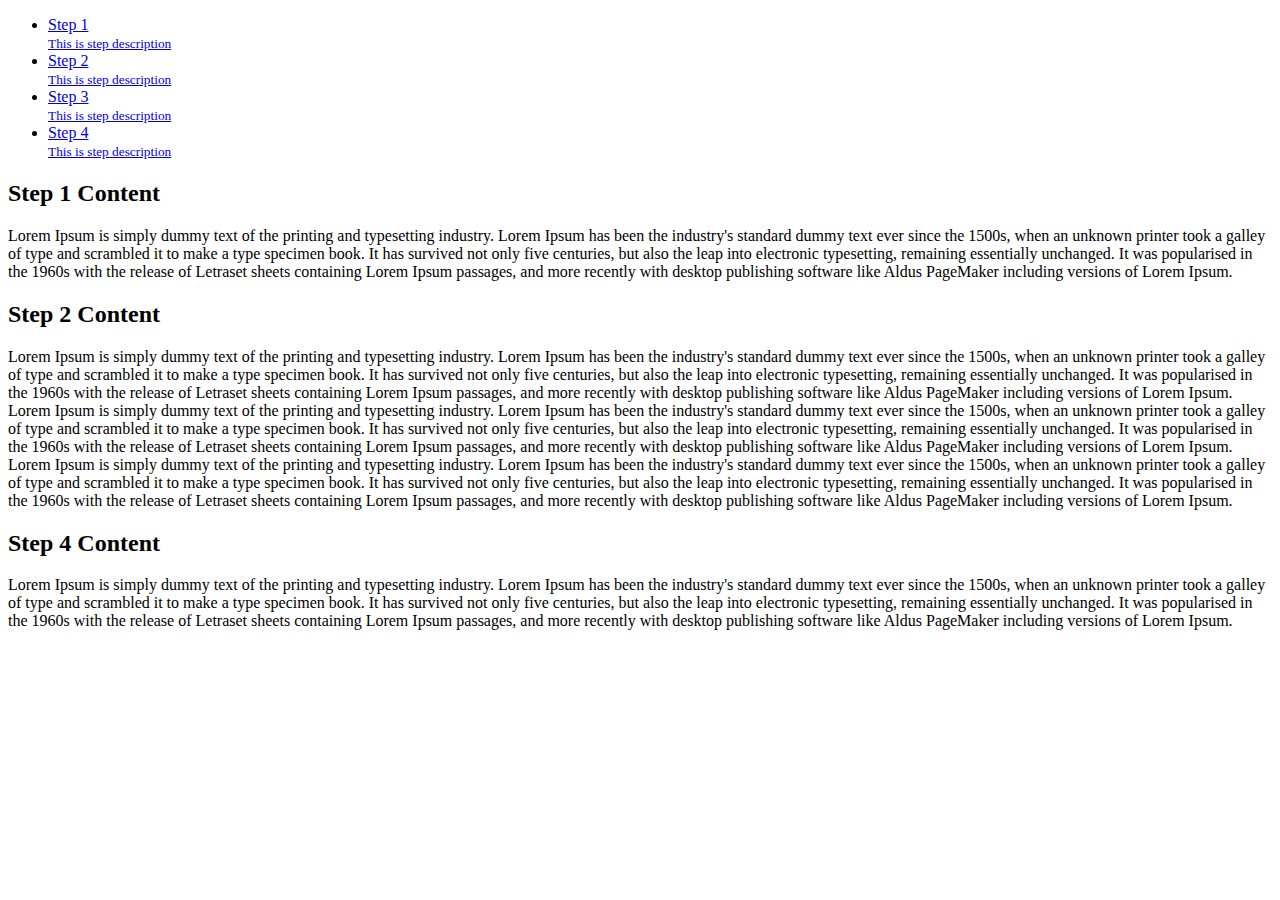
<file: plugin/arrow/test/test-template.html>
<!DOCTYPE html>
<html>
    <head>
        <title>jQuery Smart Wizard test file</title>
        <meta charset="UTF-8">
        <meta name="viewport" content="width=device-width, initial-scale=1.0">
    </head>
    <body>
        <div id="smartwizard">
            <ul class="">
                <li><a href="#step-1">Step 1<br /><small>This is step description</small></a></li>
                <li><a href="#step-2"  data-content-url="./ajaxtest.php">Step 2<br /><small>This is step description</small></a></li>
                <li><a href="#step-3"  data-content-url="./ajaxtest.php">Step 3<br /><small>This is step description</small></a></li>
                <li><a href="#step-4">Step 4<br /><small>This is step description</small></a></li>
            </ul>

            <div>
                <div id="step-1" class="">
                    <h2>Step 1 Content</h2>
                    Lorem Ipsum is simply dummy text of the printing and typesetting industry. Lorem Ipsum has been the industry's standard dummy text ever since the 1500s, when an unknown printer took a galley of type and scrambled it to make a type specimen book. It has survived not only five centuries, but also the leap into electronic typesetting, remaining essentially unchanged. It was popularised in the 1960s with the release of Letraset sheets containing Lorem Ipsum passages, and more recently with desktop publishing software like Aldus PageMaker including versions of Lorem Ipsum.
                </div>
                <div id="step-2" class="">
                    <h2>Step 2 Content</h2>
                    Lorem Ipsum is simply dummy text of the printing and typesetting industry. Lorem Ipsum has been the industry's standard dummy text ever since the 1500s, when an unknown printer took a galley of type and scrambled it to make a type specimen book. It has survived not only five centuries, but also the leap into electronic typesetting, remaining essentially unchanged. It was popularised in the 1960s with the release of Letraset sheets containing Lorem Ipsum passages, and more recently with desktop publishing software like Aldus PageMaker including versions of Lorem Ipsum.
                </div>
                <div id="step-3" class="">
                    Lorem Ipsum is simply dummy text of the printing and typesetting industry. Lorem Ipsum has been the industry's standard dummy text ever since the 1500s, when an unknown printer took a galley of type and scrambled it to make a type specimen book. It has survived not only five centuries, but also the leap into electronic typesetting, remaining essentially unchanged. It was popularised in the 1960s with the release of Letraset sheets containing Lorem Ipsum passages, and more recently with desktop publishing software like Aldus PageMaker including versions of Lorem Ipsum.
                    Lorem Ipsum is simply dummy text of the printing and typesetting industry. Lorem Ipsum has been the industry's standard dummy text ever since the 1500s, when an unknown printer took a galley of type and scrambled it to make a type specimen book. It has survived not only five centuries, but also the leap into electronic typesetting, remaining essentially unchanged. It was popularised in the 1960s with the release of Letraset sheets containing Lorem Ipsum passages, and more recently with desktop publishing software like Aldus PageMaker including versions of Lorem Ipsum.
                </div>
                <div id="step-4" class="">
                    <h2>Step 4 Content</h2>
                    Lorem Ipsum is simply dummy text of the printing and typesetting industry. Lorem Ipsum has been the industry's standard dummy text ever since the 1500s, when an unknown printer took a galley of type and scrambled it to make a type specimen book. It has survived not only five centuries, but also the leap into electronic typesetting, remaining essentially unchanged. It was popularised in the 1960s with the release of Letraset sheets containing Lorem Ipsum passages, and more recently with desktop publishing software like Aldus PageMaker including versions of Lorem Ipsum.
                </div>
            </div>
        </div>
    </body>
</html>
</file>
<file: plugin/arrow/dist/css/smart_wizard.css>
/*!
 * SmartWizard v4.3.x
 * jQuery Wizard Plugin
 * http://www.techlaboratory.net/smartwizard
 *
 * Created by Dipu Raj
 * http://dipuraj.me
 *
 * Licensed under the terms of MIT License
 * https://github.com/techlab/SmartWizard/blob/master/LICENSE
 */

/* SmartWizard Basic CSS */
.sw-main {
    position: relative;
    display: block;
    margin: 0;
    padding: 0;
    border-radius: .25rem!important;
}

.sw-main .sw-container {
    display: block;
    margin: 0;
    padding: 0;
    position: relative;
}

.sw-main .step-content {
    display: none;
    position: relative;
    margin: 0;
}

.sw-main .sw-toolbar {
    margin-left: 0;
}

/* SmartWizard Theme: White */
.sw-theme-default {
    -webkit-box-shadow: 0px 1px 3px rgba(0, 0, 0, 0.3);
    box-shadow: 0px 1px 3px rgba(0, 0, 0, 0.3);
}

.sw-theme-default .sw-container {
    min-height: 250px;
}

.sw-theme-default .step-content {
    padding: 10px;
    border: 0px solid #D4D4D4;
    background-color: #FFF;
    text-align: left;
}

.sw-theme-default .sw-toolbar {
    background: #f9f9f9;
    border-radius: 0 !important;
    padding-left: 10px;
    padding-right: 10px;
    padding: 10px;
    margin-bottom: 0 !important;
}

.sw-theme-default .sw-toolbar-top {
    border-bottom-color: #ddd !important;
}

.sw-theme-default .sw-toolbar-bottom {
    border-top-color: #ddd !important;
}

.sw-theme-default > ul.step-anchor > li {
    position: relative;
    margin-right: 2px;
}

.sw-theme-default > ul.step-anchor > li > a, .sw-theme-default > ul.step-anchor > li > a:hover {
    border: none !important;
    color: #bbb;
    text-decoration: none;
    outline-style: none;
    background: transparent !important;
    border: none !important;
    cursor: not-allowed;
}

.sw-theme-default > ul.step-anchor > li.clickable > a:hover {
    color: #4285F4 !important;
    background: transparent !important;
    cursor: pointer;
}

.sw-theme-default > ul.step-anchor > li > a::after {
    content: "";
    background: #4285F4;
    height: 2px;
    position: absolute;
    width: 100%;
    left: 0px;
    bottom: 0px;
    -webkit-transition: all 250ms ease 0s;
    transition: all 250ms ease 0s;
    -webkit-transform: scale(0);
    -ms-transform: scale(0);
    transform: scale(0);
}

.sw-theme-default > ul.step-anchor > li.active > a {
    border: none !important;
    color: #4285F4 !important;
    background: transparent !important;
    cursor: pointer;
}

.sw-theme-default > ul.step-anchor > li.active > a::after {
    -webkit-transform: scale(1);
    -ms-transform: scale(1);
    transform: scale(1);
}

.sw-theme-default > ul.step-anchor > li.done > a {
    border: none !important;
    color: #000 !important;
    background: transparent !important;
    cursor: pointer;
}

.sw-theme-default > ul.step-anchor > li.done > a::after {
    background: #5cb85c;
    -webkit-transform: scale(1);
    -ms-transform: scale(1);
    transform: scale(1);
}

.sw-theme-default > ul.step-anchor > li.danger > a {
    border: none !important;
    color: #d9534f !important;
    /* background: #d9534f !important; */
    cursor: pointer;
}

.sw-theme-default > ul.step-anchor > li.danger > a::after {
    background: #d9534f;
    border-left-color: #f8d7da;
    -webkit-transform: scale(1);
    -ms-transform: scale(1);
    transform: scale(1);
}

.sw-theme-default > ul.step-anchor > li.disabled > a, .sw-theme-default > ul.step-anchor > li.disabled > a:hover {
    color: #eee !important;
    cursor: not-allowed;
}

/* Responsive CSS */
@media screen and (max-width: 768px) {
    .sw-theme-default > .nav-tabs > li {
        float: none !important;
    }
}

/* Common Loader */
.sw-loading::after {
    position: absolute;
    display: block;
    opacity: 1;
    content: "";
    top: 0;
    left: 0;
    height: 100%;
    width: 100%;
    background: rgba(255,255,255,.7);
    -webkit-transition: all .2s ease;
    transition: all .2s ease;
    z-index: 2;
}

.sw-loading::before {
    content: '';
    display: inline-block;
    position: absolute;
    top: 50%;
    left: 50%;
    z-index: 10;
    border: 10px solid #f3f3f3;
    border-radius: 50%;
    border-top: 10px solid #3498db;
    width: 80px;
    height: 80px;
    margin-top: -40px;
    margin-left: -40px;
    -webkit-animation: spin 1s linear infinite;
 /* Safari */
    animation: spin 1s linear infinite;
}

/* Safari */
@-webkit-keyframes spin {
    0% {
        -webkit-transform: rotate(0deg);
    }

    100% {
        -webkit-transform: rotate(360deg);
    }
}

@keyframes spin {
    0% {
        -webkit-transform: rotate(0deg);
        transform: rotate(0deg);
    }

    100% {
        -webkit-transform: rotate(360deg);
        transform: rotate(360deg);
    }
}
</file>
<file: plugin/arrow/dist/css/smart_wizard_theme_circles.css>
/*!
 * SmartWizard v4.3.x
 * jQuery Wizard Plugin
 * http://www.techlaboratory.net/smartwizard
 *
 * Created by Dipu Raj
 * http://dipuraj.me
 *
 * Licensed under the terms of MIT License
 * https://github.com/techlab/SmartWizard/blob/master/LICENSE
 */

/* SmartWizard Theme: Circles */
.sw-theme-circles {
}

.sw-theme-circles .sw-container {
    min-height: 300px;
}

.sw-theme-circles .step-content {
    padding: 10px 0;
    background-color: #FFF;
    text-align: left;
}

.sw-theme-circles .sw-toolbar {
    background: #fff;
    padding-left: 10px;
    padding-right: 10px;
    margin-bottom: 0 !important;
}

.sw-theme-circles .sw-toolbar-top {
}

.sw-theme-circles .sw-toolbar-bottom {
    border-top-color: #ddd !important;
    border-bottom-color: #ddd !important;
}

.sw-theme-circles > ul.step-anchor {
    position: relative;
    background: #fff;
    border: none;
    list-style: none;
    margin-bottom: 40px;
}

.sw-theme-circles > ul.step-anchor:before {
    content: " ";
    position: absolute;
    top: 50%;
    bottom: 0;
    width: 100%;
    height: 5px;
    background-color: #f5f5f5;
    border-radius: 3px;
    z-index: 0;
}

.sw-theme-circles > ul.step-anchor > li {
    border: none;
    margin-left: 40px;
    z-index: 98;
}

.sw-theme-circles > ul.step-anchor > li > a {
    border: 2px solid #f5f5f5;
    background: #f5f5f5;
    width: 75px;
    height: 75px;
    text-align: center;
    padding: 25px 0;
    border-radius: 50%;
    -webkit-box-shadow: inset 0px 0px 0px 3px #fff !important;
    box-shadow: inset 0px 0px 0px 3px #fff !important;
    text-decoration: none;
    outline-style: none;
    z-index: 99;
    color: #bbb;
    background: #f5f5f5;
    line-height: 1;
}

.sw-theme-circles > ul.step-anchor > li > a:hover {
    color: #bbb;
    background: #f5f5f5;
    border-width: 2px;
}

.sw-theme-circles > ul.step-anchor > li > a > small {
    position: relative;
    bottom: -40px;
    color: #ccc;
}

.sw-theme-circles > ul.step-anchor > li.clickable > a:hover {
    color: #4285F4 !important;
}

.sw-theme-circles > ul.step-anchor > li.active > a {
    border-color: #5bc0de;
    color: #fff;
    background: #5bc0de;
}

.sw-theme-circles > ul.step-anchor > li.active > a > small {
    color: #5bc0de;
}

.sw-theme-circles > ul.step-anchor > li.done > a {
    border-color: #5cb85c;
    color: #fff;
    background: #5cb85c;
}

.sw-theme-circles > ul.step-anchor > li.done > a > small {
    color: #5cb85c;
}

.sw-theme-circles > ul.step-anchor > li.danger > a {
    border-color: #d9534f;
    color: #d9534f;
    background: #fff;
}

.sw-theme-circles > ul.step-anchor > li.danger > a > small {
    color: #d9534f;
}

.sw-theme-circles > ul.step-anchor > li.disabled > a, .sw-theme-circles > ul.step-anchor > li.disabled > a:hover {
    color: #eee !important;
}
</file>
<file: plugin/arrow/dist/css/smart_wizard_theme_arrows.css>
/*!
 * SmartWizard v4.3.x
 * jQuery Wizard Plugin
 * http://www.techlaboratory.net/smartwizard
 *
 * Created by Dipu Raj
 * http://dipuraj.me
 *
 * Licensed under the terms of MIT License
 * https://github.com/techlab/SmartWizard/blob/master/LICENSE
 */

/* SmartWizard Theme: Arrows */
.sw-theme-arrows {
    border-radius: 5px;
    border: 1px solid #ddd;
}

.sw-theme-arrows > .sw-container {
    min-height: 200px;
}

.sw-theme-arrows .step-content {
    padding: 0 10px;
    border: 0px solid #D4D4D4;
    background-color: #FFF;
    text-align: left;
}

.sw-theme-arrows .sw-toolbar {
    padding: 10px;
    margin-bottom: 0 !important;
}

.sw-theme-arrows > .sw-toolbar-top {
}

.sw-theme-arrows > .sw-toolbar-bottom {
}

.sw-theme-arrows > ul.step-anchor {
    border: 0;
    border-bottom: 1px solid #ddd;
    padding: 0px;
    background: #f5f5f5;
    border-radius: 0;
    border-top-right-radius: 5px;
    list-style: none;
    overflow: hidden;
}

.sw-theme-arrows > ul.step-anchor li+li:before {
    padding: 0;
}

.sw-theme-arrows > ul.step-anchor > li {
}

.sw-theme-arrows > ul.step-anchor > li > a, .sw-theme-arrows > ul.step-anchor > li > a:hover {
    color: #bbb;
    text-decoration: none;
    padding: 10px 0 10px 45px;
    position: relative;
    display: block;
    border: 0 !important;
    border-radius: 0;
    outline-style: none;
    background: #f5f5f5;
}

.sw-theme-arrows > ul.step-anchor > li > a:after {
    content: " ";
    display: block;
    width: 0;
    height: 0;
    border-top: 50px solid transparent;
    border-bottom: 50px solid transparent;
    border-left: 30px solid #f5f5f5;
    position: absolute;
    top: 50%;
    margin-top: -50px;
    left: 100%;
    z-index: 2;
}

.sw-theme-arrows > ul.step-anchor > li > a:before {
    content: " ";
    display: block;
    width: 0;
    height: 0;
    border-top: 50px solid transparent;
           /* Go big on the size, and let overflow hide */
    border-bottom: 50px solid transparent;
    border-left: 30px solid #ddd;
    position: absolute;
    top: 50%;
    margin-top: -50px;
    margin-left: 1px;
    left: 100%;
    z-index: 1;
}

.sw-theme-arrows > ul.step-anchor > li:first-child > a {
    padding-left: 15px;
}

.sw-theme-arrows > ul.step-anchor > li > a:hover {
    color: #bbb;
    text-decoration: none;
    outline-style: none;
    background: #f5f5f5;
    border-color: #f5f5f5;
}

.sw-theme-arrows > ul.step-anchor > li > a:hover:after {
    border-left-color: #f5f5f5;
}

.sw-theme-arrows > ul.step-anchor > li > a small {
}

.sw-theme-arrows > ul.step-anchor > li.clickable > a:hover {
    color: #4285F4 !important;
    background: #46b8da !important;
}

.sw-theme-arrows > ul.step-anchor > li.active > a {
    border-color: #5cb85c !important;
    color: #fff !important;
    background: #5cb85c !important;
}

.sw-theme-arrows > ul.step-anchor > li.active > a:after {
    border-left: 30px solid #5cb85c !important;
}

.sw-theme-arrows > ul.step-anchor > li.done > a {
    border-color: #b1dfbb !important;
 /*  #5cb85c */
    color: #fff !important;
    background: #b1dfbb !important;
}

.sw-theme-arrows > ul.step-anchor > li.done > a:after {
    border-left: 30px solid #b1dfbb;
 /* c3e6cb */;
}

.sw-theme-arrows > ul.step-anchor > li.danger > a {
    border-color: #d9534f !important;
    color: #fff !important;
    background: #d9534f !important;
}

.sw-theme-arrows > ul.step-anchor > li.danger > a:after {
    border-left: 30px solid #d9534f !important;
}

.sw-theme-arrows > ul.step-anchor > li.disabled > a, .sw-theme-arrows > ul.step-anchor > li.disabled > a:hover {
    color: #eee !important;
}

/* Responsive CSS */
@media screen and (max-width: 768px) {
    .sw-theme-arrows > ul.step-anchor {
        border: 0;
        background: #ddd !important;
    }

    .sw-theme-arrows > .nav-tabs > li {
        float: none !important;
        margin-bottom: 0;
    }

    .sw-theme-arrows > ul.step-anchor > li > a, .sw-theme-arrows > ul.step-anchor > li > a:hover {
        padding-left: 15px;
        margin-right: 0;
        margin-bottom: 1px;
    }

    .sw-theme-arrows > ul.step-anchor > li > a:after, .sw-theme-arrows > ul.step-anchor > li > a:before {
        display: none;
    }
}

/* Loader Custom Style */
.sw-theme-arrows::before {
    border: 10px solid #f3f3f3;
    border-top: 10px solid #5cb85c;
}
</file>
<file: plugin/arrow/dist/css/smart_wizard_theme_dots.css>
/*!
 * SmartWizard v4.3.x
 * jQuery Wizard Plugin
 * http://www.techlaboratory.net/smartwizard
 *
 * Created by Dipu Raj
 * http://dipuraj.me
 *
 * Licensed under the terms of MIT License
 * https://github.com/techlab/SmartWizard/blob/master/LICENSE
 */

/* SmartWizard Theme: Dots */
.sw-theme-dots {
}

.sw-theme-dots .sw-container {
    min-height: 300px;
}

.sw-theme-dots .step-content {
    padding: 10px 0;
    border: none;
    background-color: #FFF;
    text-align: left;
}

.sw-theme-dots .sw-toolbar {
    background: #fff;
    border-radius: 0 !important;
    padding-left: 10px;
    padding-right: 10px;
    margin-bottom: 0 !important;
}

.sw-theme-dots .sw-toolbar-top {
    border-bottom-color: #ddd !important;
}

.sw-theme-dots .sw-toolbar-bottom {
    border-top-color: #ddd !important;
    border-bottom-color: #ddd !important;
}

.sw-theme-dots > ul.step-anchor {
    position: relative;
    background: #fff;
    border: 0px solid #ccc !important;
    list-style: none;
}

.sw-theme-dots > ul.step-anchor:before {
    content: " ";
    position: absolute;
    top: 70px;
    bottom: 0;
    width: 100%;
    height: 5px;
    background-color: #f5f5f5;
    border-radius: 3px;
    z-order: 0;
    z-index: 95;
}

.sw-theme-dots > ul.step-anchor > li {
    border: none;
}
/* Anchors styles */
.sw-theme-dots > ul.step-anchor > li > a {
    position: relative;
    text-align: center;
    font-weight: bold;
    background: transparent;
    border: none;
    color: #ccc;
    text-decoration: none;
    outline-style: none;
    z-index: 96;
    display: block;
}

.sw-theme-dots > ul.step-anchor > li > a:before {
    content: ' ';
    position: absolute;
    bottom: 2px;
    left: 40%;
    margin-top: 10px;
    display: block;
    border-radius: 50%;
    color: #428bca;
    background: #f5f5f5;
    border: none;
    width: 30px;
    height: 30px;
    text-decoration: none;
    z-index: 98;
}

.sw-theme-dots > ul.step-anchor > li > a:after {
    content: ' ';
    position: relative;
    left: 43%;
    bottom: 2px;
    margin-top: 10px;
    display: block;
    width: 15px;
    height: 15px;
    background: #f5f5f5;
    border-radius: 50%;
    z-index: 99;
}

.sw-theme-dots > ul.step-anchor > li > a:hover {
    color: #ccc;
    background: transparent;
}

.sw-theme-dots > ul.step-anchor > li > a:focus {
    color: #ccc;
    border: none;
}

.sw-theme-dots > ul.step-anchor > li.clickable > a:hover {
    color: #999;
}
/* Active anchors */
.sw-theme-dots > ul.step-anchor > li.active > a {
    color: #5bc0de;
}

.sw-theme-dots > ul.step-anchor > li.active > a:hover {
    border: none;
}

.sw-theme-dots > ul.step-anchor > li.active > a:after {
    background: #5bc0de;
}
/* Done anchors */
.sw-theme-dots > ul.step-anchor > li.done > a {
    color: #5cb85c;
}

.sw-theme-dots > ul.step-anchor > li.done > a:after {
    background: #5cb85c;
}
/* Danger anchors */
.sw-theme-dots > ul.step-anchor > li.danger > a {
    color: #d9534f;
}

.sw-theme-dots > ul.step-anchor > li.danger > a:after {
    background: #d9534f;
}

.sw-theme-dots > ul.step-anchor > li.disabled > a, .sw-theme-dots > ul.step-anchor > li.disabled > a:hover {
    color: #eee !important;
}

.sw-theme-dots > ul.step-anchor > li.disabled > a:after {
    background: #eee;
}

/* Responsive CSS */
@media screen and (max-width: 768px) {
    .sw-theme-dots > ul.step-anchor:before {
        top: 0;
        bottom: 0;
        left: 10px;
        width: 5px;
        height: 100%;
        background-color: #f5f5f5;
        display: block;
        margin-right: 10px;
    }

    .sw-theme-dots > ul.step-anchor > li {
        margin-left: 20px;
        display: block;
        clear: both;
    }

    .sw-theme-dots > ul.step-anchor > li > a {
        text-align: left;
        margin-left: 0;
        display: block;
    }

    .sw-theme-dots > ul.step-anchor > li > a:before {
        top: 5px;
        left: -23px;
        margin-right: 10px;
        display: block;
    }

    .sw-theme-dots > ul.step-anchor > li > a:after {
        top: -38px;
        left: -31px;
        margin-right: 10px;
        display: block;
    }
}
</file>
